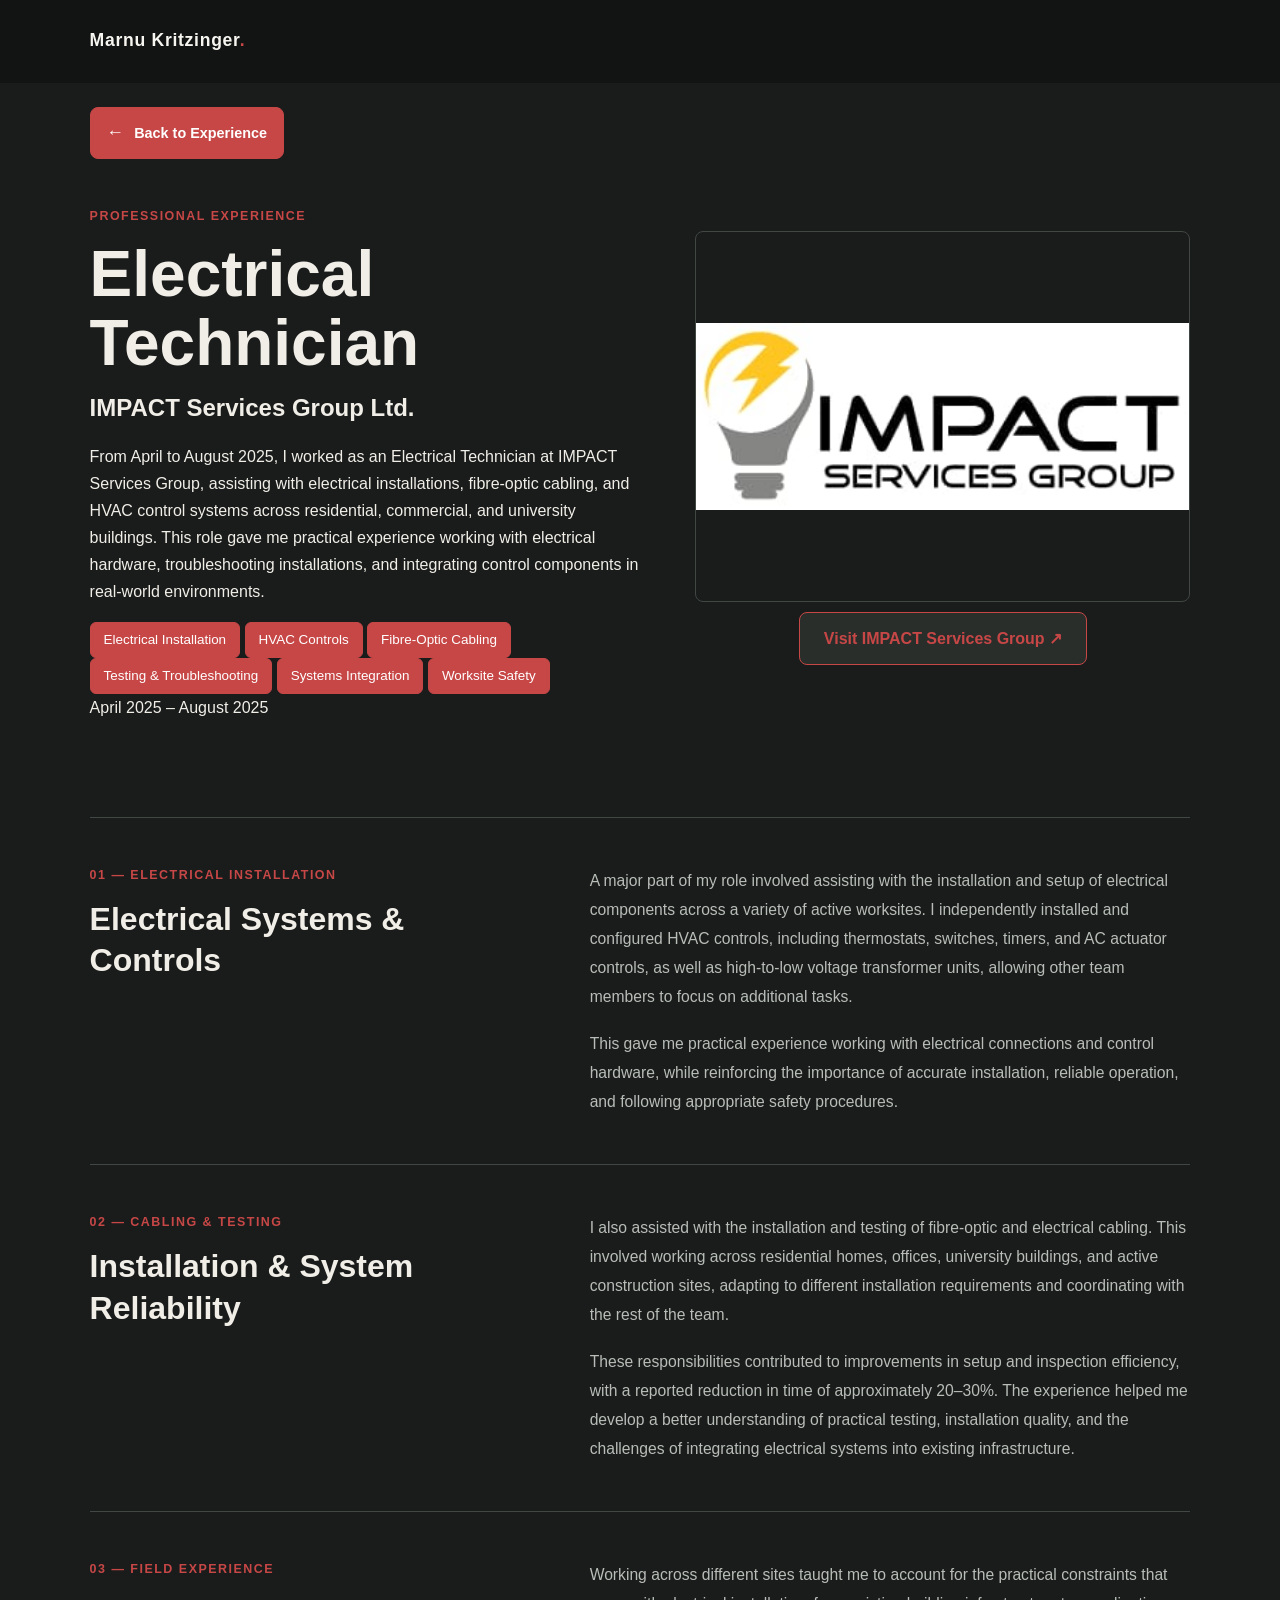
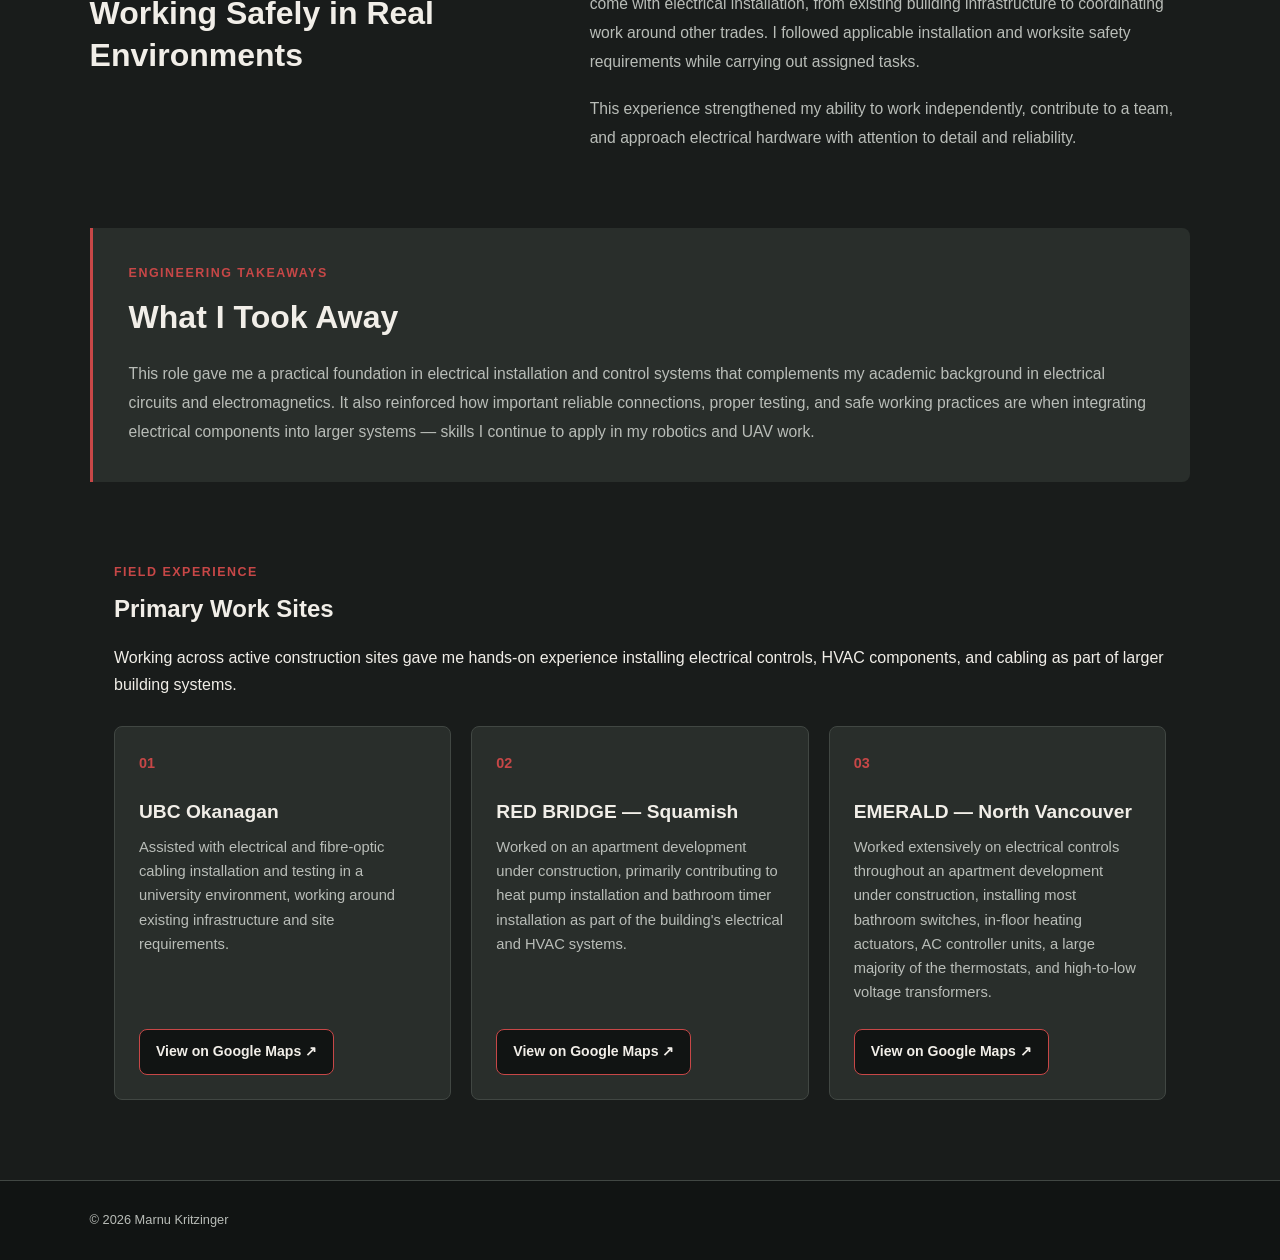
<file: Experience Tabs/IMPACT.html>
<!DOCTYPE html>
<html lang="en">
<head>
    <meta charset="UTF-8">
    <meta name="viewport" content="width=device-width, initial-scale=1.0">
    <meta name="description" content="Marnu Kritzinger's electrical technician experience at IMPACT Services Group, covering electrical installation, HVAC controls, testing, and systems integration.">
    <title>Electrical Technician | Marnu Kritzinger</title>
    <link rel="stylesheet" href="../style.css">
</head>

<header class="site-header" id="site-header">
    <nav class="navigation" aria-label="Main navigation">
        <a class="logo" href="index.html">Marnu Kritzinger<span>.</span></a>
    </nav>
</header>


<div class="back-to-projects">
    <a href="../index.html#experience">
        <span aria-hidden="true">←</span>
        Back to Experience
    </a>
</div>

    <main class="technician-page">


        <section class="technician-hero">
            <div class="technician-hero-content">
                <p class="component-label">Professional Experience</p>

                <h1>Electrical Technician</h1>

                <h2>IMPACT Services Group Ltd.</h2>

                <p>
                    From April to August 2025, I worked as an Electrical Technician
                    at IMPACT Services Group, assisting with electrical installations,
                    fibre-optic cabling, and HVAC control systems across residential,
                    commercial, and university buildings. This role gave me practical
                    experience working with electrical hardware, troubleshooting
                    installations, and integrating control components in real-world
                    environments.
                </p>

                <div class="case-study-skill-tags">
                    <span class="case-study-skill-tag">Electrical Installation</span>
                    <span class="case-study-skill-tag">HVAC Controls</span>
                    <span class="case-study-skill-tag">Fibre-Optic Cabling</span>
                    <span class="case-study-skill-tag">Testing & Troubleshooting</span>
                    <span class="case-study-skill-tag">Systems Integration</span>
                    <span class="case-study-skill-tag">Worksite Safety</span>
                </div>

                <p class="technician-date">April 2025 – August 2025</p>
            </div>

            <figure class="technician-hero-image">
                <img
                    src="../Images/IMPACT LOGO WHITE.jpeg"
                    alt="Electrical installation and control-system work"
                    loading="eager"
                >
                <figcaption>
                </figcaption>

                <div class="technician-company-link">
                    <a
                        href="https://impact-group.ca/"
                        target="_blank"
                        rel="noopener noreferrer"
                        class="technician-company-button"
                    >
                        Visit IMPACT Services Group ↗
                    </a>
                </div>
            </figure>

            
        </section>

        

        <section class="technician-section">
            <div class="technician-section-heading">
                <p class="component-label">01 — Electrical Installation</p>
                <h2>Electrical Systems & Controls</h2>
            </div>

            <div class="technician-section-body">
                <p>
                    A major part of my role involved assisting with the installation
                    and setup of electrical components across a variety of active
                    worksites. I independently installed and configured HVAC controls,
                    including thermostats, switches, timers, and AC actuator controls,
                    as well as high-to-low voltage transformer units,
                    allowing other team members to focus on additional tasks.
                </p>

                <p>
                    This gave me practical experience working with electrical
                    connections and control hardware, while reinforcing the importance
                    of accurate installation, reliable operation, and following
                    appropriate safety procedures.
                </p>
            </div>
        </section>

        <section class="technician-section">
            <div class="technician-section-heading">
                <p class="component-label">02 — Cabling & Testing</p>
                <h2>Installation & System Reliability</h2>
            </div>

            <div class="technician-section-body">
                <p>
                    I also assisted with the installation and testing of fibre-optic
                    and electrical cabling. This involved working across residential
                    homes, offices, university buildings, and active construction
                    sites, adapting to different installation requirements and
                    coordinating with the rest of the team.
                </p>

                <p>
                    These responsibilities contributed to improvements in setup and
                    inspection efficiency, with a reported reduction in time of
                    approximately 20–30%. The experience helped me develop a better
                    understanding of practical testing, installation quality, and
                    the challenges of integrating electrical systems into existing
                    infrastructure.
                </p>
            </div>
        </section>

        <section class="technician-section">
            <div class="technician-section-heading">
                <p class="component-label">03 — Field Experience</p>
                <h2>Working Safely in Real Environments</h2>
            </div>

            <div class="technician-section-body">
                <p>
                    Working across different sites taught me to account for the
                    practical constraints that come with electrical installation,
                    from existing building infrastructure to coordinating work
                    around other trades. I followed applicable installation and
                    worksite safety requirements while carrying out assigned tasks.
                </p>

                <p>
                    This experience strengthened my ability to work independently,
                    contribute to a team, and approach electrical hardware with
                    attention to detail and reliability.
                </p>
            </div>
        </section>

        <section class="technician-takeaways">
            <p class="component-label">Engineering Takeaways</p>
            <h2>What I Took Away</h2>

            <p>
                This role gave me a practical foundation in electrical installation
                and control systems that complements my academic background in
                electrical circuits and electromagnetics. It also reinforced how
                important reliable connections, proper testing, and safe working
                practices are when integrating electrical components into larger
                systems — skills I continue to apply in my robotics and UAV work.
            </p>
        </section>

        

        <section class="technician-worksites">
            <div class="technician-section-heading">
                <p class="component-label">Field Experience</p>
                <h2>Primary Work Sites</h2>
                <p>
                    Working across active construction sites gave me hands-on
                    experience installing electrical controls, HVAC components,
                    and cabling as part of larger building systems.
                </p>
            </div>

            <div class="technician-worksite-grid">

                <article class="technician-worksite-card">
                    <span class="technician-worksite-number">01</span>
                    <h3>UBC Okanagan</h3>
                    <p>
                        Assisted with electrical and fibre-optic cabling installation
                        and testing in a university environment, working around
                        existing infrastructure and site requirements.
                    </p>
                    <a
                        class="technician-worksite-link"
                        href="https://www.google.com/maps/search/?api=1&query=UBC+Okanagan+Kelowna"
                        target="_blank"
                        rel="noopener noreferrer"
                    >
                        View on Google Maps ↗
                    </a>
                </article>

                <article class="technician-worksite-card">
                    <span class="technician-worksite-number">02</span>
                    <h3>RED BRIDGE — Squamish</h3>
                    <p>
                        Worked on an apartment development under construction,
                        primarily contributing to heat pump installation and
                        bathroom timer installation as part of the building's
                        electrical and HVAC systems.
                    </p>
                    <a
                        class="technician-worksite-link"
                        href="https://www.google.com/maps/search/?api=1&query=Redbridge+apartment+development+Squamish+BC"
                        target="_blank"
                        rel="noopener noreferrer"
                    >
                        View on Google Maps ↗
                    </a>
                </article>

                <article class="technician-worksite-card">
                    <span class="technician-worksite-number">03</span>
                    <h3>EMERALD — North Vancouver</h3>
                    <p>
                        Worked extensively on electrical controls throughout an
                        apartment development under construction, installing most
                        bathroom switches, in-floor heating actuators, AC controller
                        units, a large majority of the thermostats, and high-to-low
                        voltage transformers.
                    </p>
                    <a
                        class="technician-worksite-link"
                        href="https://www.google.com/maps/search/?api=1&query=Emerald+apartment+development+Capilano+North+Vancouver+BC"
                        target="_blank"
                        rel="noopener noreferrer"
                    >
                        View on Google Maps ↗
                    </a>
                </article>

            </div>
        </section>



    </main>

    <footer class="site-footer">
        <p>© 2026 Marnu Kritzinger</p>
    </footer>

    <script src="../script.js"></script>
</body>
</html>
</file>
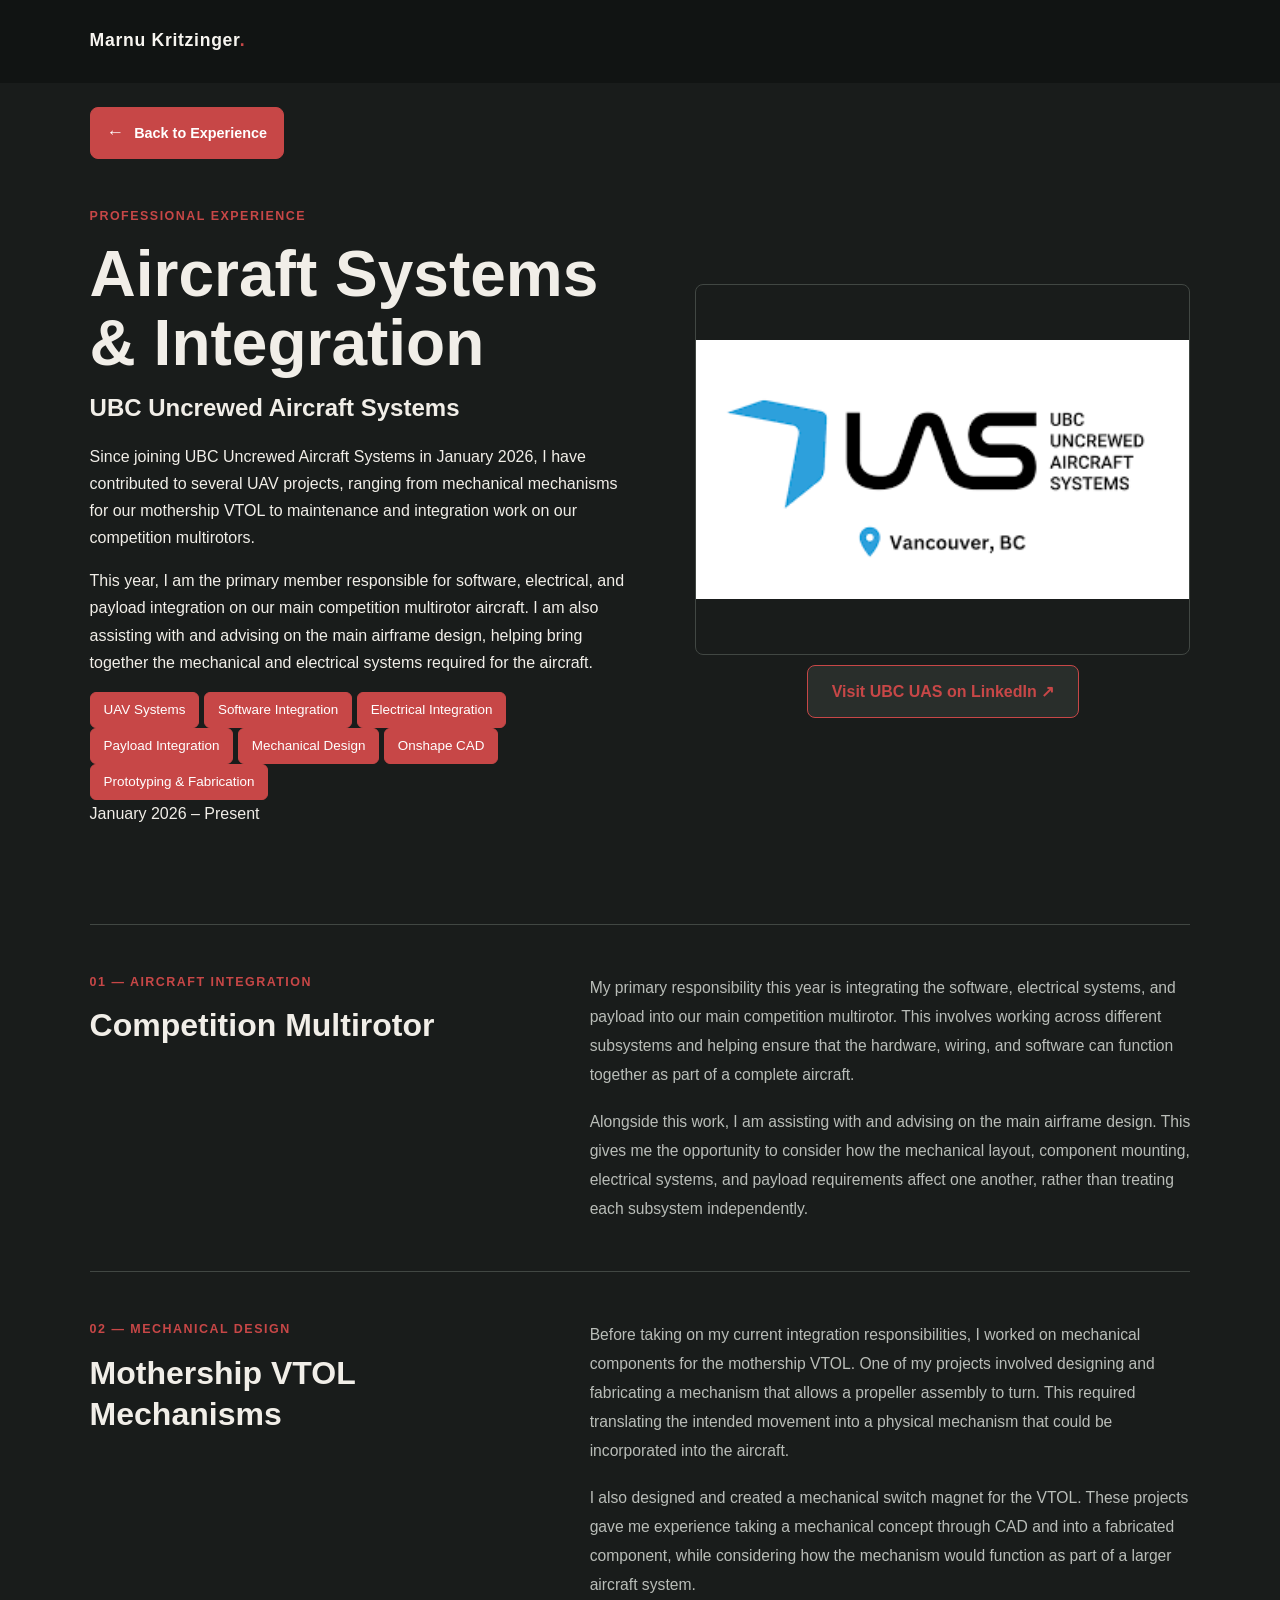
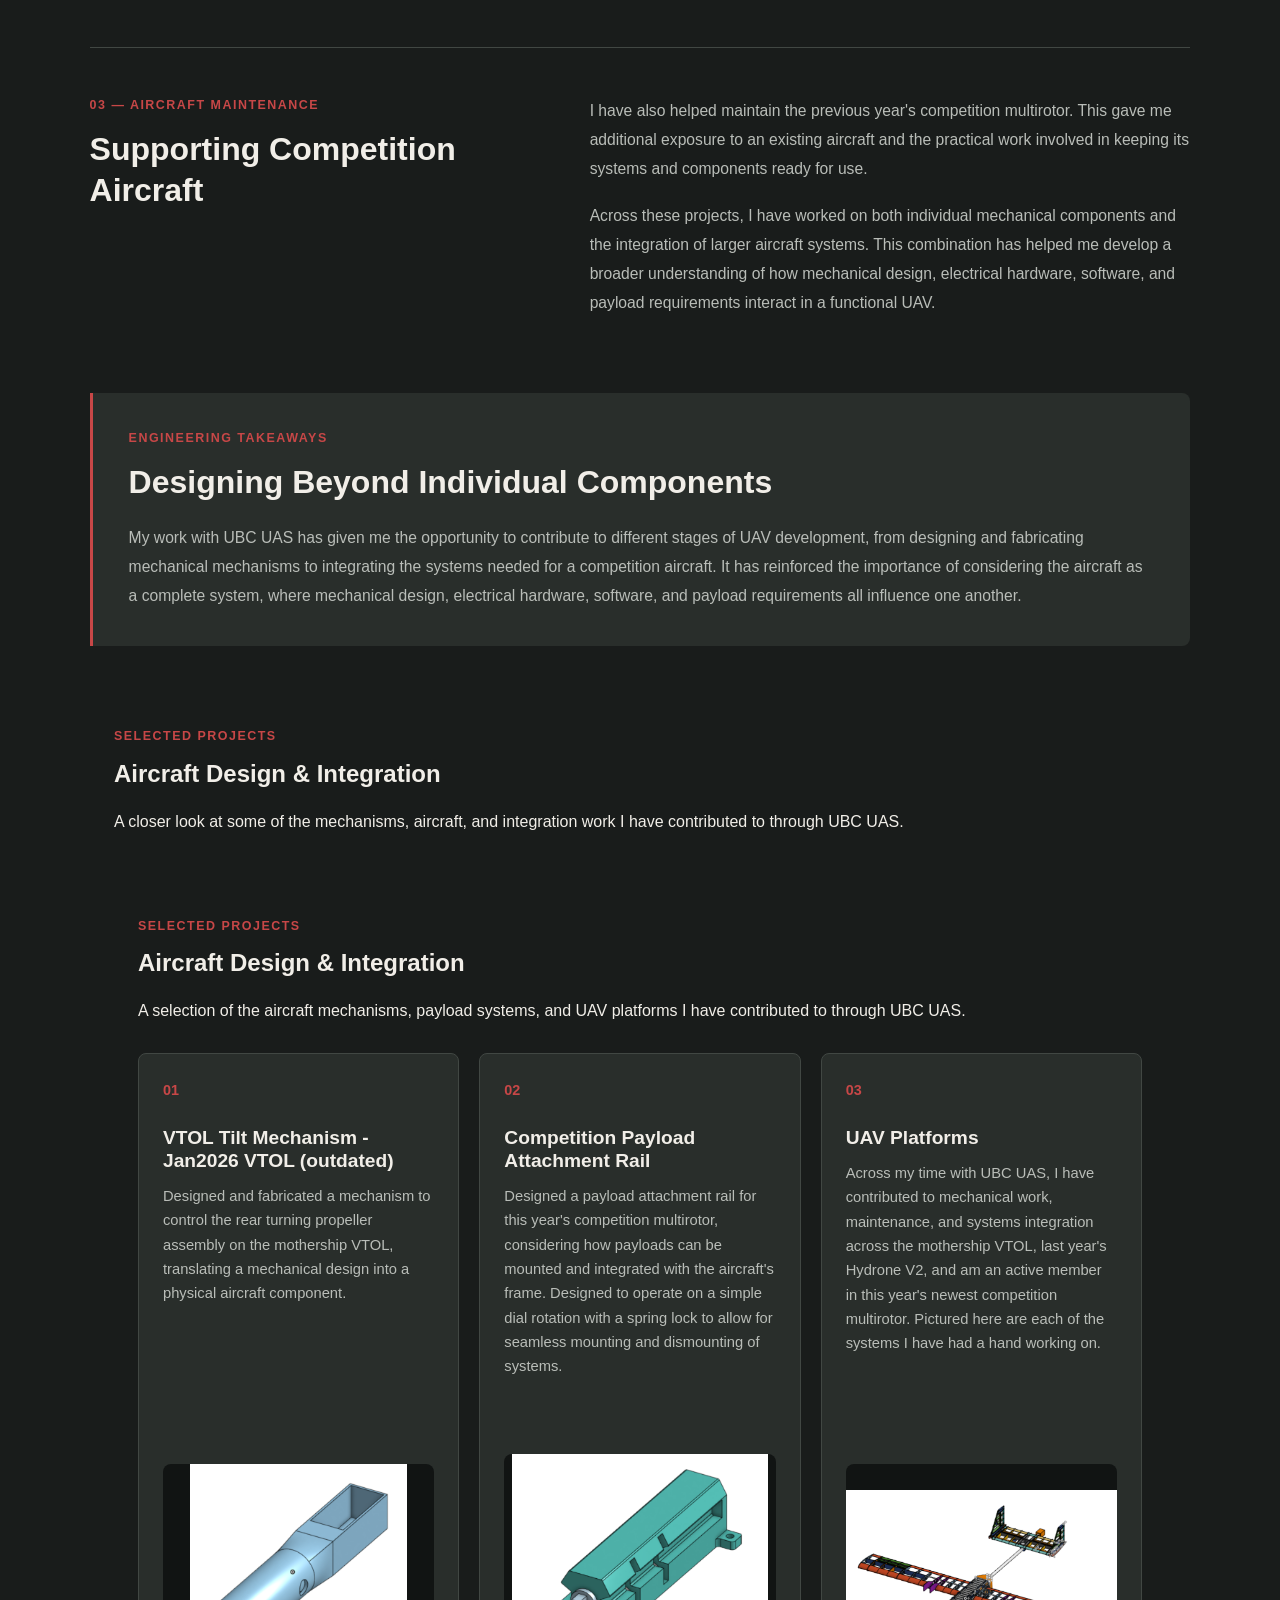
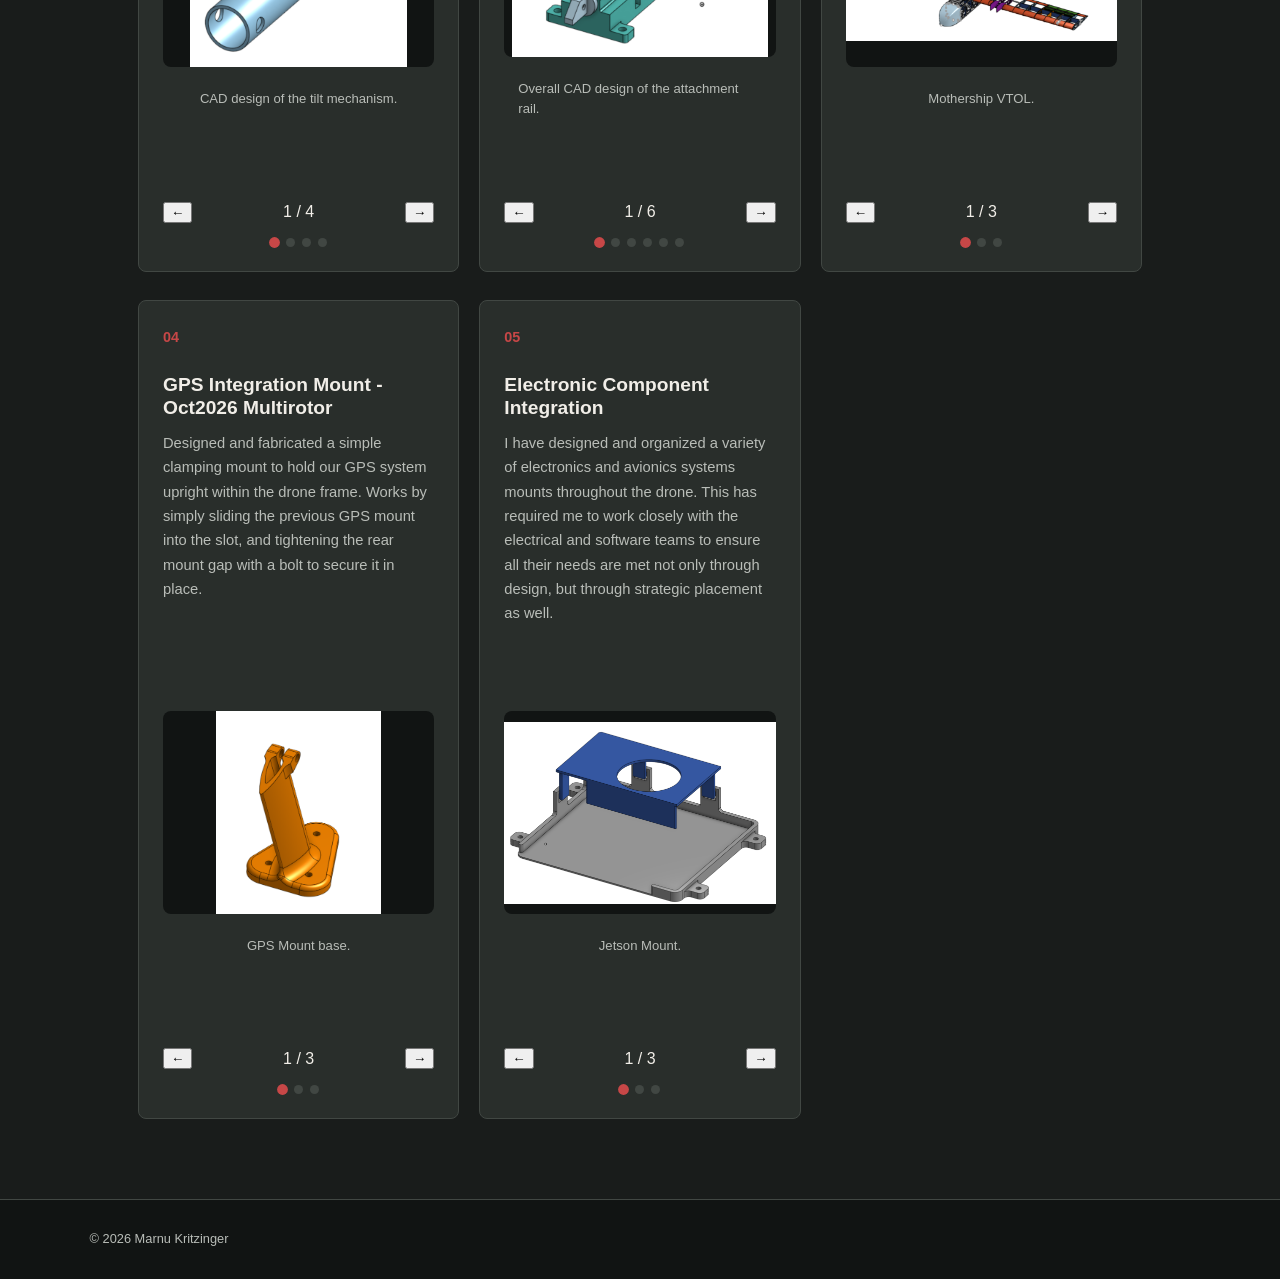
<file: Experience Tabs/UAS.html>
<!DOCTYPE html>
<html lang="en">
<head>
    <meta charset="UTF-8">
    <meta name="viewport" content="width=device-width, initial-scale=1.0">
    <meta name="description" content="Marnu Kritzinger's experience with UBC Uncrewed Aircraft Systems, including UAV mechanical design, software and electrical integration, payload integration, and aircraft development.">
    <title>UBC UAS | Marnu Kritzinger</title>
    <link rel="stylesheet" href="../style.css">
</head>

<body>

<header class="site-header" id="site-header">
    <nav class="navigation" aria-label="Main navigation">
        <a class="logo" href="../index.html">Marnu Kritzinger<span>.</span></a>
    </nav>
</header>

<div class="back-to-projects">
    <a href="../index.html#experience">
        <span aria-hidden="true">←</span>
        Back to Experience
    </a>
</div>

<main class="technician-page">

    <!-- HERO -->
    <section class="technician-hero">
        <div class="technician-hero-content">
            <p class="component-label">Professional Experience</p>

            <h1>Aircraft Systems & Integration</h1>

            <h2>UBC Uncrewed Aircraft Systems</h2>

            <p>
                Since joining UBC Uncrewed Aircraft Systems in January 2026,
                I have contributed to several UAV projects, ranging from
                mechanical mechanisms for our mothership VTOL to maintenance
                and integration work on our competition multirotors.
            </p>

            <p>
                This year, I am the primary member responsible for software,
                electrical, and payload integration on our main competition
                multirotor aircraft. I am also assisting with and advising
                on the main airframe design, helping bring together the
                mechanical and electrical systems required for the aircraft.
            </p>

            <div class="case-study-skill-tags">
                <span class="case-study-skill-tag">UAV Systems</span>
                <span class="case-study-skill-tag">Software Integration</span>
                <span class="case-study-skill-tag">Electrical Integration</span>
                <span class="case-study-skill-tag">Payload Integration</span>
                <span class="case-study-skill-tag">Mechanical Design</span>
                <span class="case-study-skill-tag">Onshape CAD</span>
                <span class="case-study-skill-tag">Prototyping & Fabrication</span>
            </div>

            <p class="technician-date">January 2026 – Present</p>
        </div>

        <figure class="technician-hero-image">
            <img
                src="../Images/UAS logo.png"
                alt="UBC Uncrewed Aircraft Systems"
                loading="eager"
            >
            <figcaption>
            </figcaption>

            <div class="technician-company-link">
                <a
                    href="https://ca.linkedin.com/company/ubcuas"
                    target="_blank"
                    rel="noopener noreferrer"
                    class="technician-company-button"
                >
                    Visit UBC UAS on LinkedIn ↗
                </a>
            </div>
        </figure>
    </section>


    <!-- SECTION 01 -->
    <section class="technician-section">
        <div class="technician-section-heading">
            <p class="component-label">01 — Aircraft Integration</p>
            <h2>Competition Multirotor</h2>
        </div>

        <div class="technician-section-body">
            <p>
                My primary responsibility this year is integrating the
                software, electrical systems, and payload into our main
                competition multirotor. This involves working across
                different subsystems and helping ensure that the hardware,
                wiring, and software can function together as part of
                a complete aircraft.
            </p>

            <p>
                Alongside this work, I am assisting with and advising on
                the main airframe design. This gives me the opportunity
                to consider how the mechanical layout, component mounting,
                electrical systems, and payload requirements affect one
                another, rather than treating each subsystem independently.
            </p>
        </div>
    </section>


    <!-- SECTION 02 -->
    <section class="technician-section">
        <div class="technician-section-heading">
            <p class="component-label">02 — Mechanical Design</p>
            <h2>Mothership VTOL Mechanisms</h2>
        </div>

        <div class="technician-section-body">
            <p>
                Before taking on my current integration responsibilities,
                I worked on mechanical components for the mothership VTOL.
                One of my projects involved designing and fabricating a
                mechanism that allows a propeller assembly to turn.
                This required translating the intended movement into
                a physical mechanism that could be incorporated into
                the aircraft.
            </p>

            <p>
                I also designed and created a mechanical switch magnet
                for the VTOL. These projects gave me experience taking
                a mechanical concept through CAD and into a fabricated
                component, while considering how the mechanism would
                function as part of a larger aircraft system.
            </p>
        </div>
    </section>


    <!-- SECTION 03 -->
    <section class="technician-section">
        <div class="technician-section-heading">
            <p class="component-label">03 — Aircraft Maintenance</p>
            <h2>Supporting Competition Aircraft</h2>
        </div>

        <div class="technician-section-body">
            <p>
                I have also helped maintain the previous year's competition
                multirotor. This gave me additional exposure to an existing
                aircraft and the practical work involved in keeping its
                systems and components ready for use.
            </p>

            <p>
                Across these projects, I have worked on both individual
                mechanical components and the integration of larger
                aircraft systems. This combination has helped me develop
                a broader understanding of how mechanical design,
                electrical hardware, software, and payload requirements
                interact in a functional UAV.
            </p>
        </div>
    </section>


    <!-- ENGINEERING TAKEAWAYS -->
    <section class="technician-takeaways">
        <p class="component-label">Engineering Takeaways</p>
        <h2>Designing Beyond Individual Components</h2>

        <p>
            My work with UBC UAS has given me the opportunity to contribute
            to different stages of UAV development, from designing and
            fabricating mechanical mechanisms to integrating the systems
            needed for a competition aircraft. It has reinforced the
            importance of considering the aircraft as a complete system,
            where mechanical design, electrical hardware, software, and
            payload requirements all influence one another.
        </p>
    </section>


    <!-- SELECTED PROJECTS -->
    <section class="technician-worksites uas-projects">
        <div class="technician-section-heading">
            <p class="component-label">Selected Projects</p>
            <h2>Aircraft Design & Integration</h2>
            <p>
                A closer look at some of the mechanisms, aircraft, and
                integration work I have contributed to through UBC UAS.
            </p>
        </div>

        
<!-- SELECTED PROJECTS -->
<section class="technician-worksites uas-projects">
    <div class="technician-section-heading">
        <p class="component-label">Selected Projects</p>
        <h2>Aircraft Design & Integration</h2>
        <p>
            A selection of the aircraft mechanisms, payload systems,
            and UAV platforms I have contributed to through UBC UAS.
        </p>
    </div>

    <div class="technician-worksite-grid uas-project-grid">

            <!-- PROJECT 01: VTOL TILT MECHANISM -->
            <article class="technician-worksite-card uas-project-card">
                <span class="technician-worksite-number">01</span>

                <h3>VTOL Tilt Mechanism - Jan2026 VTOL (outdated)</h3>

                <p>
                    Designed and fabricated a mechanism to control the rear turning propeller
                    assembly on the mothership VTOL, translating a mechanical
                    design into a physical aircraft component.
                </p>

                <div class="case-study-carousel" data-case-carousel>
                    <div class="case-study-carousel-viewport">

                        <figure class="case-study-carousel-slide">
                            <img
                                src="../Images/Tilt Mechanism CAD Angle.png"
                                alt="CAD model of the VTOL tilt mechanism"
                                loading="lazy"
                            >
                            <figcaption>
                                CAD design of the tilt mechanism.
                            </figcaption>
                        </figure>

                        <figure class="case-study-carousel-slide" hidden>
                            <img
                                src="../Images/VTOL RUDDER RIGHT.jpeg"
                                alt="Fabricated VTOL tilt mechanism"
                                loading="lazy"
                            >
                            <figcaption>
                                Fabricated mechanism and assembly with servo (Right).
                            </figcaption>
                        </figure>

                        <figure class="case-study-carousel-slide" hidden>
                            <img
                                src="../Images/VTOL RUDDER FRONT.jpeg"
                                alt="Fabricated VTOL tilt mechanism"
                                loading="lazy"
                            >
                            <figcaption>
                                Fabricated mechanism and assembly with servo (Front).
                            </figcaption>
                        </figure>

                        <figure class="case-study-carousel-slide" hidden>
                            <img
                                src="../Images/VTOL RUDDER BOTTOM.jpeg"
                                alt="Fabricated VTOL tilt mechanism"
                                loading="lazy"
                            >
                            <figcaption>
                                Fabricated mechanism and assembly with servo (Bottom).
                            </figcaption>
                        </figure>

                    </div>

                    <div class="case-study-carousel-controls">
                        <button
                            type="button"
                            data-carousel-previous
                            aria-label="Previous VTOL tilt mechanism image"
                        >←</button>

                        <span data-carousel-position>1 / 2</span>

                        <button
                            type="button"
                            data-carousel-next
                            aria-label="Next VTOL tilt mechanism image"
                        >→</button>
                    </div>

                    <div
                        class="case-study-carousel-dots"
                        data-carousel-dots
                        aria-label="VTOL tilt mechanism image navigation"
                    ></div>
                </div>
            </article>


            <!-- PROJECT 02: PAYLOAD ATTACHMENT RAIL -->
            <article class="technician-worksite-card uas-project-card">
                <span class="technician-worksite-number">02</span>

                <h3>Competition Payload Attachment Rail</h3>

                <p>
                    Designed a payload attachment rail for this year's
                    competition multirotor, considering how payloads can
                    be mounted and integrated with the aircraft's frame.
                    Designed to operate on a simple dial rotation with a 
                    spring lock to allow for seamless mounting and dismounting
                    of systems.
                </p>

                <div class="case-study-carousel" data-case-carousel>
                    <div class="case-study-carousel-viewport">

                        <figure class="case-study-carousel-slide">
                            <img
                                src="../Images/Unlocked.png"
                                alt="CAD model of the competition multirotor payload attachment rail"
                                loading="lazy"
                            >
                            <figcaption>
                                Overall CAD design of the attachment rail.
                            </figcaption>
                        </figure>

                        <figure class="case-study-carousel-slide" hidden>
                            <img
                                src="../Images/Payload Rail Case.png"
                                alt="Close-up of the payload rail mounting interface"
                                loading="lazy"
                            >
                            <figcaption>
                                Mounting Shell.
                            </figcaption>
                        </figure>

                        <figure class="case-study-carousel-slide" hidden>
                            <img
                                src="../Images/Payload Rail Rod + Dial.png"
                                alt="Close-up of the payload rail mounting interface"
                                loading="lazy"
                            >
                            <figcaption>
                                Turning Rod and Dial.
                            </figcaption>
                        </figure>

                        <figure class="case-study-carousel-slide" hidden>
                            <img
                                src="../Images/Payload Locking paddle.png"
                                alt="Close-up of the payload rail mounting interface"
                                loading="lazy"
                            >
                            <figcaption>
                                Payload Turning Lock Paddle.
                            </figcaption>
                        </figure>

                        <figure class="case-study-carousel-slide" hidden>
                            <img
                                src="../Images/Unlocked.png"
                                alt="Close-up of the payload rail mounting interface"
                                loading="lazy"
                            >
                            <figcaption>
                                Unlocked Payload Mechanism.
                            </figcaption>
                        </figure>

                        <figure class="case-study-carousel-slide" hidden>
                            <img
                                src="../Images/Locked.png"
                                alt="Close-up of the payload rail mounting interface"
                                loading="lazy"
                            >
                            <figcaption>
                                Locked Payload Mechanism.
                            </figcaption>
                        </figure>

                    </div>

                    <div class="case-study-carousel-controls">
                        <button
                            type="button"
                            data-carousel-previous
                            aria-label="Previous payload rail image"
                        >←</button>

                        <span data-carousel-position>1 / 2</span>

                        <button
                            type="button"
                            data-carousel-next
                            aria-label="Next payload rail image"
                        >→</button>
                    </div>

                    <div
                        class="case-study-carousel-dots"
                        data-carousel-dots
                        aria-label="Payload rail image navigation"
                    ></div>
                </div>
            </article>


            <!-- PROJECT 03: UAV PLATFORMS -->
            <article class="technician-worksite-card uas-project-card">
                <span class="technician-worksite-number">03</span>

                <h3>UAV Platforms</h3>

                <p>
                    Across my time with UBC UAS, I have contributed to
                    mechanical work, maintenance, and systems integration
                    across the mothership VTOL, last year's Hydrone V2,
                    and am an active member in this year's newest competition
                    multirotor. Pictured here are each of the systems I have 
                    had a hand working on.
                </p>

                <div class="case-study-carousel" data-case-carousel>
                    <div class="case-study-carousel-viewport">

                        <figure class="case-study-carousel-slide">
                            <img
                                src="../Images/Mothership VTOL.png"
                                alt="UBC UAS mothership VTOL aircraft"
                                loading="lazy"
                            >
                            <figcaption>
                                Mothership VTOL.
                            </figcaption>
                        </figure>

                        <figure class="case-study-carousel-slide" hidden>
                            <img
                                src="../Images/Hydrone 2.jpeg"
                                alt="Previous competition multirotor aircraft"
                                loading="lazy"
                            >
                            <figcaption>
                                Hydrone V2 (Previous Competition Multirotor).
                            </figcaption>
                        </figure>

                        <figure class="case-study-carousel-slide" hidden>
                            <img
                                src="../Images/2027 Multirotor.png"
                                alt="Current competition multirotor aircraft"
                                loading="lazy"
                            >
                            <figcaption>
                                Current competition multirotor.
                            </figcaption>
                        </figure>

                    </div>

                    <div class="case-study-carousel-controls">
                        <button
                            type="button"
                            data-carousel-previous
                            aria-label="Previous UAV platform image"
                        >←</button>

                        <span data-carousel-position>1 / 3</span>

                        <button
                            type="button"
                            data-carousel-next
                            aria-label="Next UAV platform image"
                        >→</button>
                    </div>

                    <div
                        class="case-study-carousel-dots"
                        data-carousel-dots
                        aria-label="UAV platform image navigation"
                    ></div>
                </div>
            </article>

        </div>

        <div class="technician-worksite-grid uas-project-grid">

            <!-- PROJECT 04: 2027 MULTIROTOR WORK -->
            <article class="technician-worksite-card uas-project-card">
                <span class="technician-worksite-number">04</span>

                <h3>GPS Integration Mount - Oct2026 Multirotor</h3>

                <p>
                    Designed and fabricated a simple clamping mount to hold our
                    GPS system upright within the drone frame. Works by simply 
                    sliding the previous GPS mount into the slot, and tightening 
                    the rear mount gap with a bolt to secure it in place.
                </p>

                <div class="case-study-carousel" data-case-carousel>
                    <div class="case-study-carousel-viewport">

                        <figure class="case-study-carousel-slide">
                            <img
                                src="../Images/GPSM1.png"
                                alt="CAD model of the VTOL tilt mechanism"
                                loading="lazy"
                            >
                            <figcaption>
                                GPS Mount base.
                            </figcaption>
                        </figure>

                        <figure class="case-study-carousel-slide" hidden>
                            <img
                                src="../Images/GPSM2.png"
                                alt="Fabricated VTOL tilt mechanism"
                                loading="lazy"
                            >
                            <figcaption>
                                GPS Mount Variable Scheme.
                            </figcaption>
                        </figure>

                        <figure class="case-study-carousel-slide" hidden>
                            <img
                                src="../Images/GPSM3.png"
                                alt="Fabricated VTOL tilt mechanism"
                                loading="lazy"
                            >
                            <figcaption>
                                Mounted GPS Mount.
                            </figcaption>
                        </figure>

                    </div>

                    <div class="case-study-carousel-controls">
                        <button
                            type="button"
                            data-carousel-previous
                            aria-label="Previous VTOL tilt mechanism image"
                        >←</button>

                        <span data-carousel-position>1 / 2</span>

                        <button
                            type="button"
                            data-carousel-next
                            aria-label="Next VTOL tilt mechanism image"
                        >→</button>
                    </div>

                    <div
                        class="case-study-carousel-dots"
                        data-carousel-dots
                        aria-label="VTOL tilt mechanism image navigation"
                    ></div>
                </div>
            </article>


            <!-- PROJECT 05: ELECTRONICS INTEGRATION -->
            <article class="technician-worksite-card uas-project-card">
                <span class="technician-worksite-number">05</span>

                <h3>Electronic Component Integration</h3>

                <p>
                    I have designed and organized a variety of electronics 
                    and avionics systems mounts throughout the drone. This 
                    has required me to work closely with the electrical and 
                    software teams to ensure all their needs are met not only
                    through design, but through strategic placement as well.
                </p>

                <div class="case-study-carousel" data-case-carousel>
                    <div class="case-study-carousel-viewport">

                        <figure class="case-study-carousel-slide">
                            <img
                                src="../Images/JM1.png"
                                alt="CAD model of the competition multirotor payload attachment rail"
                                loading="lazy"
                            >
                            <figcaption>
                               Jetson Mount.
                            </figcaption>
                        </figure>

                        <figure class="case-study-carousel-slide" hidden>
                            <img
                                src="../Images/JM2.png"
                                alt="Mounted Jetson Placement and Orientation."
                                loading="lazy"
                            >
                            <figcaption>
                                Mounted Jetson Placement and Orientation.
                            </figcaption>
                        </figure>

                        <figure class="case-study-carousel-slide" hidden>
                            <img
                                src="../Images/JM3.png"
                                alt="Close-up of the payload rail mounting interface"
                                loading="lazy"
                            >
                            <figcaption>
                                Jeston Mount Assembly.
                            </figcaption>
                        </figure>

                    </div>

                    <div class="case-study-carousel-controls">
                        <button
                            type="button"
                            data-carousel-previous
                            aria-label="Previous payload rail image"
                        >←</button>

                        <span data-carousel-position>1 / 2</span>

                        <button
                            type="button"
                            data-carousel-next
                            aria-label="Next payload rail image"
                        >→</button>
                    </div>

                    <div
                        class="case-study-carousel-dots"
                        data-carousel-dots
                        aria-label="Payload rail image navigation"
                    ></div>
                </div>
            </article>


        </div>
    </section>


</main>

<footer class="site-footer">
    <p>© 2026 Marnu Kritzinger</p>
</footer>

<script src="../script.js"></script>
</body>
</html>
</file>
<file: style.css>
/* =========================================
   1. COLOURS AND GLOBAL SETTINGS
   ========================================= */

:root {
    --background: #191C1B;
    --surface: #292E2B;
    --dark-surface: #111413;

    --text: #F1EEE8;
    --muted: #B9BDB8;
    --light-text: #F7F5F0;

    --accent: #C74747;
    --border: #414743;

    --page-width: 1120px;
    --page-gutter: 7%;
    --header-height: 82px;
    --header-compact-height: 62px;

    --radius: 8px;
    --section-spacing: 110px;
    --transition: 250ms ease;
}


/* Makes sizing more predictable */
* {
    box-sizing: border-box;
}

html {
    scroll-behavior: smooth;
    scroll-padding-top: calc(var(--header-compact-height) + 20px);
}

body {
    margin: 0;
    background-color: var(--background);
    color: var(--text);

    font-family: Arial, Helvetica, sans-serif;
    line-height: 1.7;
}

a {
    color: inherit;
    text-decoration: none;
}

button,
a {
    -webkit-tap-highlight-color: transparent;
}

a:focus-visible {
    outline: 2px solid var(--accent);
    outline-offset: 5px;
}

h1,
h2,
h3,
p {
    margin-top: 0;
}

h1,
h2,
h3 {
    line-height: 1.2;
}

::selection {
    background-color: var(--accent);
    color: white;
}


/* =========================================
   2. STICKY NAVIGATION
   ========================================= */

.site-header {
    position: sticky;
    top: 0;
    z-index: 1000;

    width: 100%;
    min-height: var(--header-height);

    background-color: var(--dark-surface);
    border-bottom: 1px solid transparent;

    transition:
        min-height var(--transition),
        border-color var(--transition),
        box-shadow var(--transition);
}

.site-header.header--compact {
    min-height: var(--header-compact-height);
    border-bottom-color: var(--border);
    box-shadow: 0 4px 16px rgb(0 0 0 / 12%);
}

.navigation {
    width: calc(100% - 2 * var(--page-gutter));
    max-width: var(--page-width);
    min-height: var(--header-height);

    margin: 0 auto;

    display: flex;
    align-items: center;
    justify-content: space-between;
    gap: 24px;

    transition: min-height var(--transition);
}

.header--compact .navigation {
    min-height: var(--header-compact-height);
}

.logo {
    flex-shrink: 0;

    color: var(--light-text);
    font-size: 1.1rem;
    font-weight: 800;
    letter-spacing: 0.04em;

    transition: font-size var(--transition);
}

.header--compact .logo {
    font-size: 1rem;
}

.logo span,
.hero h1 span,
.section-heading h2 span,
.contact-section h2 span {
    color: var(--accent);
}

.nav-links {
    display: flex;
    align-items: center;
    gap: 28px;
}

.nav-links a {
    color: var(--muted);
    font-size: 0.9rem;

    transition: color var(--transition);
}

.nav-links a:hover {
    color: var(--light-text);
}


/* =========================================
   3. MAIN PAGE WIDTH
   ========================================= */

main {
    width: 100%;
}

.hero,
.content-section,
.contact-section {
    width: calc(100% - 2 * var(--page-gutter));
    max-width: var(--page-width);
    margin-left: auto;
    margin-right: auto;
}


/* =========================================
   4. INTRODUCTION / HERO
   ========================================= */

.hero {
    min-height: min(680px, calc(100svh - var(--header-height)));

    display: grid;
    grid-template-columns: 1.15fr 0.85fr;
    align-items: center;
    gap: clamp(40px, 7vw, 90px);

    padding-top: 64px;
    padding-bottom: 80px;
}

.hero-content {
    max-width: 650px;
}

.eyebrow {
    margin-bottom: 18px;

    color: var(--accent);
    font-size: 0.78rem;
    font-weight: 700;
    letter-spacing: 0.16em;
}

.hero h1 {
    margin-bottom: 12px;

    color: var(--light-text);
    font-size: clamp(2.8rem, 6vw, 5.2rem);
    letter-spacing: -0.055em;
    overflow-wrap: anywhere;
}

.hero h2 {
    margin-bottom: 22px;

    color: var(--muted);
    font-size: clamp(1.15rem, 2vw, 1.5rem);
    font-weight: 400;
}

.hero-description {
    max-width: 540px;
    margin-bottom: 24px;

    color: var(--muted);
    font-size: 1rem;
}

.specialties {
    display: flex;
    flex-wrap: wrap;
    gap: 10px;

    margin-bottom: 32px;
}

.specialties span {
    padding: 6px 12px;

    border: 1px solid var(--border);
    border-radius: 4px;

    color: var(--text);
    font-size: 0.8rem;
}


/* =========================================
   5. BUTTONS
   ========================================= */

.button {
    display: inline-flex;
    align-items: center;
    justify-content: center;
    gap: 12px;

    padding: 12px 20px;

    background-color: var(--accent);
    border: 1px solid var(--accent);
    border-radius: var(--radius);

    color: white;
    font-size: 0.9rem;
    font-weight: 700;

    transition:
        background-color var(--transition),
        border-color var(--transition),
        transform var(--transition);
}

.button:hover {
    background-color: #A93636;
    border-color: #A93636;
    transform: translateY(-2px);
}

.button-outline {
    background-color: transparent;
    border-color: var(--border);
    color: var(--light-text);
}

.button-outline:hover {
    background-color: var(--surface);
    border-color: var(--accent);
}


/* =========================================
   6. PHOTO / PORTRAIT
   ========================================= */

.portrait-container {
    width: 100%;
    max-width: 390px;
    justify-self: end;
}

.portrait-placeholder {
    position: relative;
    overflow: hidden;

    width: 100%;
    aspect-ratio: 4 / 5;

    display: flex;
    flex-direction: column;
    align-items: center;
    justify-content: center;

    background:
        linear-gradient(
            145deg,
            var(--surface),
            var(--dark-surface)
        );

    border: 1px solid var(--border);
    border-radius: var(--radius);
}

.portrait-placeholder::before {
    content: "";
    position: absolute;

    width: 75%;
    aspect-ratio: 1;

    border: 1px solid var(--border);
    border-radius: 50%;
}

.portrait-placeholder span,
.portrait-placeholder p {
    position: relative;
    z-index: 1;
}

.portrait-placeholder span {
    color: var(--light-text);
    font-size: 0.9rem;
    font-weight: 700;
    letter-spacing: 0.12em;
}

.portrait-placeholder p {
    margin-top: 8px;
    margin-bottom: 0;

    color: var(--muted);
    font-size: 0.8rem;
}

.portrait-caption {
    display: flex;
    align-items: center;
    gap: 10px;

    margin-top: 14px;

    color: var(--muted);
    font-size: 0.75rem;
}

.status-dot {
    width: 8px;
    height: 8px;
    flex-shrink: 0;

    background-color: var(--accent);
    border-radius: 50%;
}


/* =========================================
   7. GENERAL SECTIONS
   ========================================= */

.content-section {
    padding-top: var(--section-spacing);
    padding-bottom: var(--section-spacing);

    border-top: 1px solid var(--border);
    scroll-margin-top: calc(var(--header-compact-height) + 20px);
}

.section-heading {
    max-width: 700px;
    margin-bottom: 42px;
}

.section-heading .eyebrow {
    margin-bottom: 12px;
}

.section-heading h2 {
    margin-bottom: 16px;

    color: var(--light-text);
    font-size: clamp(2rem, 4vw, 3rem);
    letter-spacing: -0.035em;
}

.section-heading > p:last-child {
    color: var(--muted);
}


/* =========================================
   8. PROJECT CARDS
   ========================================= */

.project-grid {
    display: grid;
    grid-template-columns: repeat(2, minmax(0, 1fr));
    gap: 24px;
}

.project-card {
    overflow: hidden;

    background-color: var(--surface);
    border: 1px solid var(--border);
    border-radius: var(--radius);

    transition:
        transform var(--transition),
        border-color var(--transition);
}

.project-card:hover {
    transform: translateY(-4px);
    border-color: var(--accent);
}

.project-visual {
    min-height: 210px;
    aspect-ratio: 16 / 9;

    display: flex;
    flex-direction: column;
    align-items: center;
    justify-content: center;

    background:
        linear-gradient(
            135deg,
            #303632,
            #1B201D
        );

    border-bottom: 1px solid var(--border);
}

.project-visual img {
    width: 100%;
    height: 100%;
    object-fit: contain;
    display: block;
}

.project-visual span {
    color: var(--accent);
    font-size: 0.75rem;
    font-weight: 700;
    letter-spacing: 0.14em;
}

.project-visual p {
    margin-top: 10px;
    margin-bottom: 0;

    color: var(--muted);
    font-size: 0.85rem;
}

.project-info {
    padding: 26px;
}

.project-type {
    margin-bottom: 10px;

    color: var(--accent);
    font-size: 0.72rem;
    font-weight: 700;
    letter-spacing: 0.12em;
}

.project-info h3 {
    margin-bottom: 12px;

    color: var(--light-text);
    font-size: 1.35rem;
}

.project-info > p:not(.project-type) {
    color: var(--muted);
    font-size: 0.92rem;
}

.text-link {
    display: inline-flex;
    align-items: center;
    gap: 8px;

    margin-top: 8px;

    color: var(--light-text);
    font-size: 0.9rem;
    font-weight: 700;

    transition: color var(--transition);
}

.text-link:hover {
    color: var(--accent);
}


/* =========================================
   9. ABOUT
   ========================================= */

.about-section {
    background-color: var(--dark-surface);

    width: 100%;
    max-width: none;

    padding-left: max(
        var(--page-gutter),
        calc((100% - var(--page-width)) / 2)
    );

    padding-right: max(
        var(--page-gutter),
        calc((100% - var(--page-width)) / 2)
    );
}

.about-content {
    max-width: 760px;
}

.about-content p {
    color: var(--muted);
    font-size: 1.05rem;
}


/* =========================================
   10. SKILLS
   ========================================= */

.skills-grid {
    display: grid;
    grid-template-columns: repeat(2, minmax(0, 1fr));
    gap: 16px;
}

.skill-group {
    padding: 24px;

    background-color: var(--surface);
    border: 1px solid var(--border);
    border-radius: var(--radius);
}

.skill-group h3 {
    margin-bottom: 10px;

    color: var(--light-text);
    font-size: 1.05rem;
}

.skill-group p {
    margin-bottom: 0;

    color: var(--muted);
    font-size: 0.9rem;
}


/* =========================================
   11. CONTACT
   ========================================= */

.contact-section {
    padding-top: var(--section-spacing);
    padding-bottom: var(--section-spacing);

    text-align: center;
    scroll-margin-top: calc(var(--header-compact-height) + 20px);
}

.contact-section h2 {
    margin-bottom: 18px;

    color: var(--light-text);
    font-size: clamp(2rem, 4vw, 3rem);
    letter-spacing: -0.035em;
}

.contact-section > p:not(.eyebrow) {
    max-width: 600px;
    margin-left: auto;
    margin-right: auto;
    margin-bottom: 28px;

    color: var(--muted);
}

.contact-links {
    display: flex;
    flex-wrap: wrap;
    justify-content: center;
    gap: 14px;
}


/* =========================================
   12. FOOTER
   ========================================= */

.site-footer {
    min-height: 80px;

    display: flex;
    align-items: center;
    justify-content: space-between;
    gap: 20px;

    padding: 20px var(--page-gutter);

    background-color: var(--dark-surface);
    border-top: 1px solid var(--border);
}

.site-footer p {
    margin-bottom: 0;

    color: var(--muted);
    font-size: 0.8rem;
}

.site-footer a {
    color: var(--light-text);
    font-size: 0.8rem;

    transition: color var(--transition);
}

.site-footer a:hover {
    color: var(--accent);
}


/* =========================================
   13. RESPONSIVE LAYOUT
   ========================================= */

@media (max-width: 760px) {

    :root {
        --page-gutter: 6%;
        --section-spacing: 76px;
    }

    .navigation {
        gap: 16px;
    }

    .nav-links {
        gap: 14px;
    }

    .nav-links a {
        font-size: 0.8rem;
    }

    .hero {
        min-height: auto;

        grid-template-columns: 1fr;
        gap: 38px;

        padding-top: 56px;
        padding-bottom: 70px;
    }

    .hero-content {
        max-width: 100%;
    }

    .portrait-container {
        max-width: 320px;
        justify-self: start;
    }

    .project-grid {
        grid-template-columns: 1fr;
    }

    .about-section {
        padding-left: var(--page-gutter);
        padding-right: var(--page-gutter);
    }
}


@media (max-width: 480px) {

    :root {
        --header-height: 74px;
        --header-compact-height: 58px;
    }

    .navigation {
        flex-wrap: wrap;
        justify-content: center;
        gap: 0;
        padding: 10px 0;
    }

    .logo {
        width: 100%;
        text-align: center;
        font-size: 1rem;
    }

    .nav-links {
        justify-content: center;
        flex-wrap: wrap;
        gap: 5px 16px;
    }

    .nav-links a {
        font-size: 0.76rem;
    }

    .header--compact .navigation {
        padding: 6px 0;
    }

    .header--compact .logo {
        font-size: 0.9rem;
    }

    .hero h1 {
        font-size: clamp(2.5rem, 12vw, 3.5rem);
    }

    .skills-grid {
        grid-template-columns: 1fr;
    }

    .project-info {
        padding: 20px;
    }

    .site-footer {
        align-items: flex-start;
        flex-direction: column;
        gap: 8px;
    }
}


/* Respect visitors who prefer reduced motion */
@media (prefers-reduced-motion: reduce) {

    *,
    *::before,
    *::after {
        scroll-behavior: auto !important;
        transition-duration: 0.01ms !important;
        animation-duration: 0.01ms !important;
    }
}


/* =========================================
   SOCIAL LINKS UNDER THE PORTRAIT
   ========================================= */

.social-links {
    display: flex;
    flex-wrap: wrap;
    justify-content: space-between;
    gap: 12px;

    margin-top: 18px;
}

.social-links a {
    color: var(--muted);
    font-size: 0.85rem;
    font-weight: 600;

    transition: color var(--transition);
}

.social-links a:hover {
    color: var(--accent);
}

.availability {
    display: flex;
    align-items: center;
    gap: 10px;

    margin-bottom: 26px;

    color: var(--muted);
    font-size: 0.85rem;
}


/* =========================================
   CLICKABLE PROJECT CARDS
   ========================================= */

.project-card-link {
    display: block;
    color: inherit;
    text-decoration: none;
}

.project-card-link:focus-visible,
.experience-card:focus-visible {
    outline: 2px solid var(--accent);
    outline-offset: 5px;
}


/* =========================================
   EXPERIENCE CARDS
   ========================================= */

.experience-grid {
    display: grid;
    grid-template-columns: repeat(2, minmax(0, 1fr));
    gap: 24px;
}

.experience-card {
    display: block;
    overflow: hidden;

    color: inherit;
    text-decoration: none;

    background-color: var(--surface);
    border: 1px solid var(--border);
    border-radius: var(--radius);

    transition:
        transform var(--transition),
        border-color var(--transition);
}

.experience-card:hover {
    transform: translateY(-4px);
    border-color: var(--accent);
}

.experience-visual {
    min-height: 190px;
    aspect-ratio: 16 / 7;

    display: flex;
    align-items: center;
    justify-content: center;

    background:
        linear-gradient(
            135deg,
            #303632,
            #1B201D
        );

    border-bottom: 1px solid var(--border);
}

.experience-visual span {
    color: var(--muted);
    font-size: 0.8rem;
    font-weight: 700;
    letter-spacing: 0.12em;
}

.experience-info {
    padding: 24px;
}

.experience-meta {
    display: flex;
    flex-wrap: wrap;
    justify-content: space-between;
    gap: 8px;

    margin-bottom: 14px;

    color: var(--accent);
    font-size: 0.7rem;
    font-weight: 700;
    letter-spacing: 0.07em;
}

.experience-info h3 {
    margin-bottom: 12px;

    color: var(--light-text);
    font-size: 1.25rem;
}

.experience-info p {
    color: var(--muted);
    font-size: 0.9rem;
}


/* =========================================
   RESPONSIVE EXPERIENCE LAYOUT
   ========================================= */

@media (max-width: 760px) {
    .experience-grid {
        grid-template-columns: 1fr;
    }
}

@media (max-width: 480px) {
    .social-links {
        justify-content: flex-start;
        gap: 18px;
    }

    .experience-info {
        padding: 20px;
    }
}


/* ABOUT ME LAYOUT */

.about-layout {
    display: grid;
    grid-template-columns: 1.1fr 0.9fr;
    align-items: center;
    gap: 45px;
}

.about-content {
    min-width: 0;
}

.about-content p {
    margin-bottom: 20px;
    line-height: 1.8;
}

.about-resume {
    margin-top: 28px;
}

/* PHOTO COLLAGE */

.about-collage {
    position: relative;
    width: 100%;
    max-width: 440px;
    height: 440px;
    margin: 0 auto;
}

.about-photo {
    position: absolute;
    width: 57%;
    height: 58%;
    overflow: hidden;
    border: 4px solid var(--text);
    border-radius: var(--radius);
    background: var(--surface);
    box-shadow: 0 12px 30px rgba(0, 0, 0, 0.3);
    transition: transform var(--transition);
}

.about-photo img {
    display: block;
    width: 100%;
    height: 100%;
    object-fit: contain;
}

/* ENGINEERING PHOTO */
.about-photo--engineering {
    top: 22%;
    left: 1%;
    z-index: 3;
    transform: rotate(-6deg);
}

/* OUTDOORS PHOTO */
.about-photo--outdoors {
    top: 2%;
    right: 1%;
    z-index: 2;
    transform: rotate(6deg);
}

/* PERSONAL PHOTO */
.about-photo--personal {
    bottom: 2%;
    right: 2%;
    z-index: 1;
    transform: rotate(-3deg);
}

/* PHOTO HOVER EFFECTS */
@media (hover: hover) {
    .about-photo--engineering:hover {
        transform: rotate(-2deg) scale(1.04);
        z-index: 5;
    }

    .about-photo--outdoors:hover {
        transform: rotate(2deg) scale(1.04);
        z-index: 5;
    }

    .about-photo--personal:hover {
        transform: rotate(0deg) scale(1.04);
        z-index: 5;
    }
}


.about-photo {
    position: absolute;
    width: 55%;
    height: 58%;
    overflow: hidden;
    border: 4px solid var(--text);
    border-radius: var(--radius);
    background: var(--surface);
    box-shadow: 0 12px 30px rgba(0, 0, 0, 0.3);
    transition: transform var(--transition);
}

/* ENGINEERING PHOTO */
.about-photo--engineering {
    top: 22%;
    left: 0%;
    z-index: 3;
    transform: rotate(-6deg);
}

/* OUTDOORS PHOTO */
.about-photo--outdoors {
    top: 0%;
    right: 0%;
    z-index: 2;
    transform: rotate(6deg);
}

/* PERSONAL PHOTO */
.about-photo--personal {
    bottom: 0%;
    right: 0%;
    z-index: 1;
    transform: rotate(-3deg);
}


/* STACK ABOUT ME CONTENT ON MOBILE */
@media (max-width: 900px) {
    .about-layout {
        grid-template-columns: 1fr;
        gap: 30px;
    }

    .about-content {
        width: 100%;
    }

    .about-collage {
        width: 100%;
        max-width: 390px;
        height: 380px;
        margin: 0 auto;
    }
}

@media (max-width: 480px) {
    .about-collage {
        max-width: 320px;
        height: 320px;
    }

    .about-photo {
        width: 55%;
        height: 59%;
        border-width: 3px;
    }
}


/* ==========================================
   PROJECT SUBPAGE LAYOUT
   Uses isolated case-study class names
========================================== */

.case-study {
    width: min(1120px, 86%);
    margin: 0 auto;
    padding-bottom: 80px;
}

/* HERO: image and project information */

.case-study-hero {
    display: grid;
    grid-template-columns: 1.1fr 0.9fr;
    align-items: center;
    gap: clamp(28px, 5vw, 65px);
    padding: 55px 0 75px;
}

.case-study-hero-image {
    min-width: 0;
    margin: 0;
}

.case-study-hero-image img {
    display: block;
    width: 100%;
    aspect-ratio: 4 / 5;
    object-fit: contain;
    border-radius: var(--radius, 8px);
    background: var(--surface, #292E2B);
}

.case-study-hero-content {
    min-width: 0;
}

.case-study-hero-content h1 {
    margin: 10px 0 20px;
    font-size: clamp(2.2rem, 4.5vw, 3.8rem);
    line-height: 1.1;
}

.case-study-hero-content h1 span,
.case-study-section h2 span {
    color: var(--accent, #C74747);
}

.case-study-intro {
    line-height: 1.8;
    margin-bottom: 24px;
}

.case-study-meta {
    display: flex;
    flex-wrap: wrap;
    gap: 10px 24px;
    margin-bottom: 24px;
}

.case-study-meta p {
    margin: 0;
    line-height: 1.6;
}

.case-study-role {
    margin-top: 26px;
    padding: 20px;
    border-left: 3px solid var(--accent, #C74747);
    background: var(--surface, #292E2B);
    border-radius: 0 var(--radius, 8px) var(--radius, 8px) 0;
}

.case-study-role h2 {
    font-size: 1.1rem;
    margin: 0 0 10px;
}

.case-study-role p {
    margin: 0;
    line-height: 1.8;
}


/* MAIN SECTIONS */

.case-study-section {
    padding: 55px 0;
    border-top: 1px solid var(--border, #414743);
}

/* The heading, introduction and image share one row. */

.case-study-section-top {
    display: grid;
    grid-template-columns: minmax(0, 1fr) minmax(0, 0.95fr);
    align-items: start;
    gap: clamp(28px, 5vw, 65px);
}

/* Alternating image sides */

.case-study-section--image-left
.case-study-section-top {
    grid-template-columns: minmax(0, 0.95fr) minmax(0, 1fr);
}

.case-study-section--image-left
.case-study-section-intro {
    order: 2;
}

.case-study-section--image-left
.case-study-section-figure {
    order: 1;
}

.case-study-section-intro {
    min-width: 0;
}

.case-study-section h2 {
    margin: 10px 0 18px;
    font-size: clamp(1.7rem, 3vw, 2.5rem);
    line-height: 1.2;
}

.case-study-eyebrow {
    color: var(--accent, #C74747);
    font-size: 0.8rem;
    font-weight: 700;
    letter-spacing: 0.1em;
    text-transform: uppercase;
}

.case-study-section-intro p,
.case-study-section-details p,
.case-study-section-details li {
    line-height: 1.85;
}

/* Images */

.case-study-section-figure {
    min-width: 0;
    margin: 0;
}

.case-study-section-figure img {
    display: block;
    width: 100%;
    aspect-ratio: 4 / 3;
    object-fit: contain;
    border-radius: var(--radius, 8px);
    background: var(--surface, #292E2B);
}

.case-study-section-figure figcaption {
    margin-top: 10px;
    font-size: 0.85rem;
    line-height: 1.6;
    color: var(--muted, #B9BDB8);
}

/* Full-width content BELOW the image/text row */

.case-study-section-details {
    width: 100%;
    margin-top: 26px;
}

.case-study-section-details p {
    margin: 0 0 18px;
}

.case-study-section-details h3 {
    margin: 28px 0 12px;
    font-size: 1.2rem;
}

.case-study-section-details ul,
.case-study-section-details ol {
    padding-left: 24px;
    margin: 14px 0 22px;
}

.case-study-section-details li {
    margin-bottom: 8px;
}

/* Final project navigation */

.case-study-footer {
    border-top: 1px solid var(--border, #414743);
    padding-top: 40px;
    margin-top: 20px;
}


/* MOBILE */

@media (max-width: 760px) {
    .case-study {
        width: 90%;
    }

    .case-study-hero {
        grid-template-columns: 1fr;
        gap: 25px;
        padding: 30px 0 45px;
    }

    .case-study-hero-image img {
        aspect-ratio: 16 / 10;
    }

    .case-study-section {
        padding: 38px 0;
    }

    .case-study-section-top,
    .case-study-section--image-left
    .case-study-section-top {
        grid-template-columns: 1fr;
        gap: 20px;
    }

    /* On mobile, always show intro first, then image. */

    .case-study-section--image-left
    .case-study-section-intro {
        order: 1;
    }

    .case-study-section--image-left
    .case-study-section-figure {
        order: 2;
    }

    .case-study-section-figure img {
        aspect-ratio: 16 / 10;
    }

    .case-study-section-details {
        margin-top: 22px;
    }
}


/* ==========================================
   PROJECT IMAGE CAROUSELS
========================================== */

.case-study-carousel {
    min-width: 0;
    width: 100%;
}

.case-study-carousel-viewport {
    width: 100%;
    height: 380px;

    display: flex;
    align-items: center;
    justify-content: center;

    overflow: hidden;
    position: relative;
}

.case-study-carousel-slide {
    width: 100%;
    height: 100%;
    margin: 0;

    align-items: center;
    justify-content: center;
    flex-direction: column;
}

.case-study-carousel-slide:not([hidden]) {
    display: flex;
}

.case-study-carousel-slide[hidden] {
    display: none !important;
}

.case-study-carousel-slide[hidden] {
    display: none !important;
}

.case-study-carousel-slide img {
    display: block;

    width: 100%;
    height: 100%;
    min-height: 0;

    object-fit: contain;
    object-position: center;

    border-radius: var(--radius, 8px);
}

.case-study-carousel-slide figcaption {
    padding: 12px 14px;
    color: var(--muted, #B9BDB8);
    font-size: 0.85rem;
    line-height: 1.6;
    background: var(--surface, #292E2B);
}

.case-study-carousel-controls {
    display: flex;
    align-items: center;
    justify-content: space-between;
    gap: 12px;
    margin-top: 14px;
}

.case-study-carousel-arrow {
    display: inline-flex;
    align-items: center;
    justify-content: center;
    gap: 7px;
    min-height: 40px;
    padding: 8px 12px;
    border: 1px solid var(--border, #414743);
    border-radius: var(--radius, 8px);
    background: transparent;
    color: var(--text, #F1EEE8);
    font: inherit;
    font-size: 0.9rem;
    cursor: pointer;
    transition:
        background var(--transition, 250ms ease),
        border-color var(--transition, 250ms ease);
}

.case-study-carousel-arrow:hover {
    background: var(--surface, #292E2B);
    border-color: var(--accent, #C74747);
}

.case-study-carousel-arrow:focus-visible,
.case-study-carousel-dot:focus-visible {
    outline: 2px solid var(--accent, #C74747);
    outline-offset: 3px;
}

.case-study-carousel-position {
    color: var(--muted, #B9BDB8);
    font-size: 0.85rem;
    white-space: nowrap;
    font-variant-numeric: tabular-nums;
}

.case-study-carousel-dots {
    display: flex;
    align-items: center;
    justify-content: center;
    flex-wrap: wrap;
    gap: 9px;
    margin-top: 13px;
}

.case-study-carousel-dot {
    width: 9px;
    height: 9px;
    padding: 0;
    border: 0;
    border-radius: 50%;
    background: var(--border, #414743);
    cursor: pointer;
    transition:
        background var(--transition, 250ms ease),
        transform var(--transition, 250ms ease);
}

.case-study-carousel-dot[aria-current="true"] {
    background: var(--accent, #C74747);
    transform: scale(1.2);
}

@media (max-width: 760px) {
    .case-study-carousel-slide img {
        width: 100%;
        height: auto;
        aspect-ratio: auto;
    }

    .case-study-carousel-arrow {
        min-height: 44px;
    }
}

@media (prefers-reduced-motion: reduce) {
    .case-study-carousel-arrow,
    .case-study-carousel-dot {
        transition: none;
    }
}



/* ==========================================
   FULL-WIDTH PROJECT HERO
========================================== */

.case-study-hero--full {
    display: flex;
    flex-direction: column;
    gap: 28px;
}

.case-study-hero--full .case-study-hero-content {
    width: 100%;
    max-width: 850px;
}

.case-study-hero-image--full {
    width: 100%;
    max-width: none;
    margin: 0;
}

.case-study-hero-image--full img {
    display: block;
    width: 100%;
    height: clamp(280px, 48vw, 620px);
    aspect-ratio: auto;
    object-fit: contain;
    object-position: center;
    border-radius: var(--radius, 8px);
}

.case-study-hero-image--full figcaption {
    margin-top: 10px;
    color: var(--muted, #B9BDB8);
    font-size: 0.85rem;
}

@media (max-width: 600px) {
    .case-study-hero--full {
        gap: 20px;
    }

    .case-study-hero-image--full img {
        height: 280px;
    }
}

.case-study-skills-list {
    display: flex;
    flex-wrap: wrap;
    align-items: center;
    gap: 10px;
}

.case-study-skill-tag {
    display: inline-flex;
    align-items: center;
    justify-content: center;
    padding: 8px 13px;
    border: 1px solid var(--accent, #C74747);
    border-radius: 6px;
    background: var(--accent, #C74747);
    color: #FFFFFF;
    font-size: 0.84rem;
    font-weight: 500;
    line-height: 1.35;
    text-align: center;
}

/* Enlarged image overlay */
.image-lightbox {
    display: none;
    position: fixed;
    inset: 0;
    z-index: 9999;

    padding: 50px 24px 30px;
    background: rgba(10, 12, 11, 0.94);

    align-items: center;
    justify-content: center;
    flex-direction: column;
    gap: 14px;
}

.image-lightbox.is-open {
    display: flex;
}

.image-lightbox img {
    display: block;
    max-width: 95%;
    max-height: 82vh;
    width: auto;
    height: auto;
    object-fit: contain;
}

.image-lightbox-close {
    position: absolute;
    top: 16px;
    right: 24px;

    border: none;
    background: transparent;
    color: white;
    font-size: 2.5rem;
    cursor: pointer;
}

#image-lightbox-caption {
    margin: 0;
    color: #F1EEE8;
    text-align: center;
}


/* ==========================================
   COMPONENT CASE-STUDY SECTIONS
========================================== */

.component-section {
    display: grid;
    grid-template-columns: minmax(0, 1.15fr) minmax(0, 0.85fr);
    gap: 48px;
    align-items: start;
    padding: 64px 0;
    border-bottom: 1px solid var(--border);
}

.component-section-text {
    min-width: 0;
}

.component-label {
    margin: 0 0 12px;
    color: var(--accent);
    font-size: 0.78rem;
    font-weight: 700;
    letter-spacing: 0.12em;
    text-transform: uppercase;
}

.component-section-text h2 {
    margin: 0 0 28px;
    color: var(--text);
    font-size: clamp(1.7rem, 3vw, 2.3rem);
    line-height: 1.2;
}

.component-section-text h3 {
    margin: 24px 0 8px;
    color: var(--text);
    font-size: 1.05rem;
}

.component-section-text p:not(.component-label) {
    margin: 0;
    color: var(--muted);
    line-height: 1.8;
}

.component-section-images {
    display: flex;
    flex-direction: column;
    gap: 24px;
    min-width: 0;
}

.component-section-images figure {
    margin: 0;
}

.component-section-images img {
    display: block;
    width: 100%;
    aspect-ratio: 4 / 3;
    object-fit: contain;
    background: var(--dark-surface);
    border: 1px solid var(--border);
    border-radius: var(--radius);
}

.component-section-images figcaption {
    margin-top: 10px;
    color: var(--muted);
    font-size: 0.85rem;
    line-height: 1.5;
}

/* Stack text and images on smaller screens */
@media (max-width: 760px) {
    .component-section {
        grid-template-columns: 1fr;
        gap: 28px;
        padding: 44px 0;
    }

    .component-section-images {
        gap: 20px;
    }
}


/* ==========================================
   SMALLER PROJECTS PAGE
========================================== */

.small-projects-page {
    width: min(
        calc(100% - 2 * var(--page-gutter, 7%)),
        var(--page-width, 1120px)
    );
    margin-inline: auto;
    padding-top: 70px;
}

/* Page introduction */

.small-projects-intro {
    max-width: 760px;
    padding: 35px 0 55px;
}

.small-projects-intro h1 {
    margin: 0 0 20px;
    color: var(--text);
    font-size: clamp(2.5rem, 5vw, 4rem);
    line-height: 1.1;
}

.small-projects-intro > p:last-child {
    max-width: 680px;
    color: var(--muted);
    font-size: 1.05rem;
    line-height: 1.8;
}

/* Individual project sections */

.small-project {
    display: grid;
    grid-template-columns:
        minmax(0, 1.15fr)
        minmax(0, 0.85fr);
    gap: 48px;
    align-items: start;

    padding: 60px 0;
    border-top: 1px solid var(--border);
    scroll-margin-top: var(--header-compact-height, 62px);
}

.small-project-content {
    min-width: 0;
}

/* Title and status tag */

.small-project-heading {
    display: flex;
    align-items: center;
    justify-content: space-between;
    flex-wrap: wrap;
    gap: 16px;
}

.small-project-heading .component-label {
    margin: 0 0 10px;
    color: var(--accent);
    font-size: 0.78rem;
    font-weight: 700;
    letter-spacing: 0.12em;
}

.small-project-heading h2 {
    margin: 0;
    color: var(--text);
    font-size: clamp(1.7rem, 3vw, 2.3rem);
    line-height: 1.2;
}

/* Status labels */

.project-status {
    display: inline-flex;
    align-items: center;
    flex-shrink: 0;
    padding: 6px 11px;
    border: 1px solid var(--border);
    border-radius: 999px;
    font-size: 0.76rem;
    font-weight: 600;
    white-space: nowrap;
}

.status-finished {
    color: #A9D6B4;
    background: rgba(73, 135, 87, 0.12);
    border-color: rgba(120, 180, 130, 0.4);
}

.status-in-progress {
    color: #E4B6B6;
    background: rgba(199, 71, 71, 0.10);
    border-color: rgba(199, 71, 71, 0.4);
}

/* Project category */

.small-project-category {
    margin: 16px 0 28px;
    color: var(--muted);
    font-size: 0.88rem;
    line-height: 1.6;
}

/* Subsections */

.small-project-content h3 {
    margin: 25px 0 8px;
    color: var(--text);
    font-size: 1.05rem;
    line-height: 1.4;
}

.small-project-content > h3:first-of-type {
    margin-top: 0;
}

.small-project-content p:not(.small-project-category):not(.component-label) {
    margin: 0;
    color: var(--muted);
    line-height: 1.8;
}

/* Future development */

.future-development {
    margin-top: 28px;
    padding-left: 16px;
    border-left: 2px solid var(--accent);
}

.future-development h3 {
    margin-top: 0;
}

/* Two vertically stacked images */

.small-project-images {
    display: flex;
    flex-direction: column;
    gap: 24px;
    min-width: 0;
}

.small-project-images figure {
    margin: 0;
}

.small-project-images img {
    display: block;
    width: 100%;
    aspect-ratio: 4 / 3;
    object-fit: contain;

    background: var(--dark-surface);
    border: 1px solid var(--border);
    border-radius: var(--radius);

    cursor: zoom-in;
}



.small-project-images figcaption {
    margin-top: 0;
    padding: 12px 14px;

    color: var(--muted, #B9BDB8);
    font-size: 0.85rem;
    line-height: 1.6;

    background: var(--surface, #292E2B);
}


/* Mobile layout */

@media (max-width: 760px) {
    .small-projects-page {
        padding-top: 35px;
    }

    .small-projects-intro {
        padding: 25px 0 35px;
    }

    .small-project {
        grid-template-columns: minmax(0, 1fr);
        gap: 28px;
        padding: 42px 0;
    }

    .small-project-heading {
        align-items: flex-start;
    }

    .small-project-images {
        gap: 20px;
    }
}



/* ==========================================
   BACK TO PROJECTS — CRIMSON BUTTON
========================================== */

.back-to-projects {
    width: min(
        calc(100% - 2 * var(--page-gutter, 7%)),
        var(--page-width, 1120px)
    );
    margin: 24px auto 0;
}

.back-to-projects a {
    display: inline-flex;
    align-items: center;
    gap: 10px;

    padding: 10px 16px;
    border: 1px solid var(--accent);
    border-radius: var(--radius, 8px);

    background: var(--accent);
    color: #FFFFFF;

    font-size: 0.9rem;
    font-weight: 600;
    text-decoration: none;

    transition:
        background var(--transition, 250ms ease),
        border-color var(--transition, 250ms ease),
        transform var(--transition, 250ms ease);
}

.back-to-projects a:hover {
    background: #A93636;
    border-color: #A93636;
}

.back-to-projects a span {
    font-size: 1.1rem;
    transition: transform var(--transition, 250ms ease);
}

.back-to-projects a:hover span {
    transform: translateX(-3px);
}

.back-to-projects a:focus-visible {
    outline: 2px solid var(--text);
    outline-offset: 4px;
}


/* ==========================================
   ELECTRICAL TECHNICIAN EXPERIENCE PAGE
========================================== */

.technician-page {
    width: min(
        calc(100% - 2 * var(--page-gutter, 7%)),
        var(--page-width, 1120px)
    );
    margin-inline: auto;
}

/* Hero section */

.technician-hero {
    display: grid;
    grid-template-columns: minmax(0, 1fr) minmax(0, 0.9fr);
    align-items: center;
    gap: 56px;
    padding: 48px 0 80px;
}

.technician-hero-content {
    min-width: 0;
}

.technician-hero .component-label,
.technician-section .component-label,
.technician-takeaways .component-label {
    margin: 0 0 14px;
    color: var(--accent);
    font-size: 0.78rem;
    font-weight: 700;
    letter-spacing: 0.12em;
    line-height: 1.5;
}

.technician-hero h1 {
    margin: 0 0 16px;
    color: var(--text);
    font-size: clamp(2.5rem, 5vw, 4rem);
    line-height: 1.08;
}

.technician-employer {
    margin: 0 0 24px;
    color: var(--muted);
    font-size: 0.95rem;
    line-height: 1.6;
}

.technician-intro {
    margin: 0;
    color: var(--muted);
    font-size: 1.02rem;
    line-height: 1.85;
}

/* Technical skill tags */

.technician-tags {
    display: flex;
    flex-wrap: wrap;
    gap: 9px;
    margin-top: 26px;
}

.technician-tags span {
    display: inline-block;
    padding: 7px 11px;
    border: 1px solid var(--border);
    border-radius: 5px;
    color: var(--text);
    background: var(--surface);
    font-size: 0.78rem;
    line-height: 1.4;
}

/* Single hero image */

.technician-hero-image {
    min-width: 0;
    margin: 0;
}

.technician-hero-image img {
    display: block;
    width: 100%;
    aspect-ratio: 4 / 3;
    object-fit: contain;
    object-position: center;
    border: 1px solid var(--border);
    border-radius: var(--radius);
}

.technician-hero-image figcaption {
    margin-top: 10px;
    color: var(--muted);
    font-size: 0.82rem;
    line-height: 1.5;
}

/* Technical responsibility sections */

.technician-section {
    display: grid;
    grid-template-columns: minmax(0, 0.85fr) minmax(0, 1.15fr);
    gap: 56px;
    padding: 48px 0;
    border-top: 1px solid var(--border);
}

.technician-section-heading,
.technician-section-body {
    min-width: 0;
}

.technician-section h2,
.technician-takeaways h2 {
    margin: 0;
    color: var(--text);
    font-size: clamp(1.5rem, 2.5vw, 2rem);
    line-height: 1.3;
}

.technician-section-body p,
.technician-takeaways > p:not(.component-label) {
    margin: 0 0 18px;
    color: var(--muted);
    font-size: 0.98rem;
    line-height: 1.85;
}

.technician-section-body p:last-child,
.technician-takeaways > p:last-child {
    margin-bottom: 0;
}

/* Final engineering reflection */

.technician-takeaways {
    margin-top: 28px;
    margin-bottom: 80px;
    padding: 36px;
    background: var(--surface);
    border-left: 3px solid var(--accent);
    border-radius: 0 var(--radius) var(--radius) 0;
}

.technician-takeaways h2 {
    margin-bottom: 20px;
    max-width: 700px;
}

/* Mobile and tablet layout */

@media (max-width: 760px) {
    .technician-hero {
        grid-template-columns: minmax(0, 1fr);
        gap: 30px;
        padding: 36px 0 50px;
    }

    .technician-hero-image {
        order: 1;
    }

    .technician-hero-content {
        order: 0;
    }

    .technician-section {
        grid-template-columns: minmax(0, 1fr);
        gap: 18px;
        padding: 36px 0;
    }

    .technician-takeaways {
        margin-top: 20px;
        margin-bottom: 50px;
        padding: 24px;
    }
}


/* ==========================================
   UAS ENGINEERING CASE STUDY
========================================== */

.uas-page {
    width: min(
        calc(100% - 2 * var(--page-gutter, 7%)),
        var(--page-width, 1120px)
    );
    margin-inline: auto;
}

/* Hero */

.uas-hero {
    display: grid;
    grid-template-columns: minmax(0, 1fr);
    gap: 30px;
    padding: 42px 0 64px;
}

.uas-hero-content {
    max-width: 850px;
}

.uas-hero .component-label,
.uas-section .component-label,
.uas-results .component-label {
    margin: 0 0 12px;
    color: var(--accent);
    font-size: 0.78rem;
    font-weight: 700;
    letter-spacing: 0.12em;
    line-height: 1.5;
}

.uas-hero h1 {
    margin: 0 0 20px;
    color: var(--text);
    font-size: clamp(2.4rem, 5vw, 4rem);
    line-height: 1.1;
    max-width: 900px;
}

.uas-hero-intro {
    max-width: 760px;
    margin: 0;
    color: var(--muted);
    font-size: 1.05rem;
    line-height: 1.85;
}

.uas-tags {
    display: flex;
    flex-wrap: wrap;
    gap: 9px;
    margin-top: 24px;
}

.uas-tags span {
    padding: 7px 11px;
    border: 1px solid var(--border);
    border-radius: 5px;
    color: var(--text);
    background: var(--surface);
    font-size: 0.78rem;
    line-height: 1.4;
}

/* Full-width hero image */

.uas-hero-image {
    width: 100%;
    margin: 0;
}

.uas-hero-image img {
    display: block;
    width: 100%;
    max-height: 580px;
    aspect-ratio: 16 / 7;
    object-fit: contain;
    object-position: center;
    background: var(--dark-surface);
    border: 1px solid var(--border);
    border-radius: var(--radius);
}

.uas-hero-image figcaption {
    margin-top: 10px;
    color: var(--muted);
    font-size: 0.82rem;
    line-height: 1.5;
}

/* Case-study sections */

.uas-section {
    display: grid;
    grid-template-columns:
        minmax(0, 0.85fr)
        minmax(0, 1.15fr);
    column-gap: 56px;
    row-gap: 28px;
    align-items: start;

    padding: 56px 0;
    border-top: 1px solid var(--border);
    scroll-margin-top: var(--header-compact-height, 62px);
}

.uas-section-heading,
.uas-section-body {
    min-width: 0;
}

.uas-section-heading h2,
.uas-results h2 {
    margin: 0;
    color: var(--text);
    font-size: clamp(1.55rem, 2.8vw, 2.15rem);
    line-height: 1.3;
}

.uas-section-body p {
    margin: 0 0 18px;
    color: var(--muted);
    font-size: 0.98rem;
    line-height: 1.85;
}

.uas-section-body p:last-child {
    margin-bottom: 0;
}

/* Two stacked images per technical section */

.uas-section-images {
    grid-column: 2;
    display: flex;
    flex-direction: column;
    gap: 24px;
    min-width: 0;
}

.uas-section-images figure {
    margin: 0;
}

.uas-section-images img {
    display: block;
    width: 100%;
    aspect-ratio: 4 / 3;
    object-fit: contain;
    background: var(--dark-surface);
    border: 1px solid var(--border);
    border-radius: var(--radius);
    cursor: zoom-in;
}

.uas-section-images figcaption {
    margin-top: 9px;
    color: var(--muted);
    font-size: 0.83rem;
    line-height: 1.5;
}

/* Results */

.uas-results {
    padding: 56px 0 80px;
    border-top: 1px solid var(--border);
}

.uas-results h2 {
    max-width: 800px;
    margin-bottom: 20px;
}

.uas-results > p:not(.component-label) {
    max-width: 850px;
    margin: 0 0 18px;
    color: var(--muted);
    font-size: 0.98rem;
    line-height: 1.85;
}

.uas-results > p:last-child {
    margin-bottom: 0;
}

/* Tablet and mobile */

@media (max-width: 760px) {
    .uas-hero {
        padding: 32px 0 44px;
        gap: 24px;
    }

    .uas-hero-image img {
        aspect-ratio: 4 / 3;
        max-height: none;
    }

    .uas-section {
        grid-template-columns: minmax(0, 1fr);
        gap: 20px;
        padding: 40px 0;
    }

    .uas-section-images {
        grid-column: 1;
        gap: 20px;
    }

    .uas-results {
        padding: 42px 0 55px;
    }
}


/* Keep each section's text on the left and images on the right */

.uas-section-heading {
    grid-column: 1;
    grid-row: 1;
}

.uas-section-body {
    grid-column: 1;
    grid-row: 2;
}

.uas-section-images {
    grid-column: 2;
    grid-row: 1 / span 2;
}

/* Sections without images use a simple two-column text layout */
.uas-overview .uas-section-heading {
    grid-row: 1;
}

.uas-overview .uas-section-body {
    grid-column: 2;
    grid-row: 1;
}

/* Restore single-column stacking on mobile */
@media (max-width: 760px) {
    .uas-section-heading,
    .uas-section-body,
    .uas-section-images,
    .uas-overview .uas-section-heading,
    .uas-overview .uas-section-body {
        grid-column: 1;
        grid-row: auto;
    }
}


.portrait {
    width: 100%;
    max-width: 350px;
    aspect-ratio: 4 / 5;
    overflow: hidden;
    border-radius: 8px;
    border: 1px solid var(--border);
}

.portrait img {
    display: block;
    width: 100%;
    height: 100%;
    object-fit: contain;
    object-position: center;
}

.project-title-row {
    display: flex;
    align-items: center;
    flex-wrap: wrap;
    gap: 10px;
}

.project-title-row h3 {
    margin: 0;
}

.project-status {
    display: inline-block;
    padding: 4px 9px;
    border: 1px solid var(--accent);
    border-radius: 20px;
    color: var(--accent);
    font-size: 0.7rem;
    font-weight: 600;
    line-height: 1.4;
    white-space: nowrap;
}

.pros-cons-container {
    display: grid;
    grid-template-columns: 1fr 1fr;
    gap: 30px;
    margin: 25px 0;
}

/* Project 3: consistent text-left, image-right layout */
.case-study-section-top {
    display: grid;
    grid-template-columns: minmax(0, 1.1fr) minmax(0, 0.9fr);
    gap: 2rem;
    align-items: start;
    width: 100%;
}

.case-study-section-intro {
    min-width: 0;
    width: 100%;
}

.case-study-section-intro p {
    margin-top: 0;
}

.case-study-carousel,
.case-study-section-top .case-study-section-figure {
    width: 100%;
    min-width: 0;
    max-width: 100%;
    margin: 0;
    box-sizing: border-box;
}

.case-study-carousel-viewport {
    width: 100%;
    min-width: 0;
    overflow: hidden;
}

.case-study-carousel-slide {
    width: 100%;
    min-width: 0;
    margin: 0;
}

.case-study-carousel-slide img,
.case-study-section-figure img {
    display: block;
    width: 100%;
    height: auto;
    max-width: 100%;
    object-fit: contain;
}

.case-study-carousel-controls {
    display: flex;
    align-items: center;
    justify-content: space-between;
    gap: 0.75rem;
    width: 100%;
    max-width: 100%;
    box-sizing: border-box;
}

.case-study-carousel-position {
    flex: 1;
    text-align: center;
}

.case-study-carousel-dots {
    display: flex;
    flex-wrap: wrap;
    justify-content: center;
    gap: 0.4rem;
    width: 100%;
    max-width: 100%;
    box-sizing: border-box;
}

@media (max-width: 700px) {
    .case-study-section-top {
        grid-template-columns: minmax(0, 1fr);
        gap: 1.25rem;
    }
}


.technician-company-link {
    display: flex;
    justify-content: center;
    margin: 24px auto 48px;
    padding: 0 24px;
}

.technician-company-button {
    display: inline-flex;
    align-items: center;
    justify-content: center;
    padding: 12px 24px;

    color: var(--text);
    background: var(--surface);
    border: 1px solid var(--accent);
    border-radius: var(--radius);

    font-weight: 600;
    text-decoration: none;

    transition:
        background 0.2s ease,
        transform 0.2s ease;
}

.technician-company-button:hover {
    background: var(--accent);
    transform: translateY(-2px);
}


/* IMPACT COMPANY WEBSITE LINK */
.technician-company-link {
    max-width: 1100px;
    margin: 0 auto 48px;
    padding: 0 24px;
}

.technician-company-link a {
    display: inline-flex;
    align-items: center;
    gap: 8px;
    color: var(--accent);
    font-weight: 600;
    text-decoration: none;
    transition: opacity 0.2s ease;
}

.technician-company-link a:hover {
    opacity: 0.75;
}

/* SELECTED WORK SITES */
.technician-worksites {
    max-width: 1100px;
    margin: 80px auto;
    padding: 0 24px;
}

.technician-worksite-grid {
    display: grid;
    grid-template-columns: repeat(3, minmax(0, 1fr));
    gap: 20px;
    margin-top: 28px;
}

.technician-worksite-card {
    display: flex;
    flex-direction: column;
    min-height: 240px;
    padding: 24px;
    color: var(--text);
    text-decoration: none;
    background: var(--surface);
    border: 1px solid var(--border);
    border-radius: var(--radius);
    transition:
        transform 0.2s ease,
        border-color 0.2s ease;
}

.technician-worksite-card:hover {
    transform: translateY(-4px);
    border-color: var(--accent);
}

.technician-worksite-number {
    margin-bottom: 24px;
    color: var(--accent);
    font-size: 0.9rem;
    font-weight: 700;
}

.technician-worksite-card h3 {
    margin: 0 0 12px;
    font-size: 1.2rem;
}

.technician-worksite-card p {
    margin: 0 0 24px;
    color: var(--muted);
    font-size: 0.92rem;
    line-height: 1.65;
}

.technician-worksite-link {
    margin-top: auto;
    color: var(--accent);
    font-size: 0.9rem;
    font-weight: 600;
}

@media (max-width: 760px) {
    .technician-worksite-grid {
        grid-template-columns: 1fr;
    }

    .technician-worksite-card {
        min-height: 200px;
    }
}


.technician-worksite-card .technician-worksite-link {
    display: inline-flex;
    align-items: center;
    justify-content: center;
    align-self: flex-start;
    margin-top: auto;
    padding: 10px 16px;

    color: var(--text);
    background: var(--dark-surface);
    border: 1px solid var(--accent);
    border-radius: var(--radius);

    font-size: 0.88rem;
    font-weight: 600;
    text-decoration: none;

    transition:
        background 0.2s ease,
        transform 0.2s ease;
}

.technician-worksite-card .technician-worksite-link:hover {
    background: var(--accent);
    transform: translateY(-2px);
}


/* UAS project cards */

.uas-project-grid {
    grid-template-columns: repeat(3, minmax(0, 1fr));
    align-items: stretch;
}

.uas-project-card {
    min-width: 0;
    overflow: hidden;
}

.uas-project-card .case-study-carousel {
    width: 100%;
    margin-top: auto;
}

.uas-project-card .case-study-carousel-viewport {
    width: 100%;
    overflow: hidden;
}

.uas-project-card .case-study-carousel-slide {
    margin: 0;
}

.uas-project-card .case-study-carousel-slide[hidden] {
    display: none;
}

.uas-project-card .case-study-carousel-slide img {
    display: block;
    width: 100%;
    aspect-ratio: 4 / 3;
    object-fit: contain;
    background: var(--dark-surface);
    border-radius: var(--radius);
}

.uas-project-card .case-study-carousel-slide figcaption {
    margin-top: 10px;
    color: var(--muted);
    font-size: 0.82rem;
    line-height: 1.5;
}

.uas-project-card .case-study-carousel-controls {
    display: flex;
    align-items: center;
    justify-content: space-between;
    gap: 12px;
    margin-top: 16px;
}

.uas-project-card .case-study-carousel-dots {
    display: flex;
    justify-content: center;
    gap: 7px;
    margin-top: 12px;
}

@media (max-width: 900px) {
    .uas-project-grid {
        grid-template-columns: repeat(2, minmax(0, 1fr));
    }
}

@media (max-width: 620px) {
    .uas-project-grid {
        grid-template-columns: 1fr;
    }
}

.case-study-video {
    width: 100%;
    overflow: hidden;
    border-radius: 8px;
    background: var(--dark-surface);
    border: 1px solid var(--border);
}

.case-study-video video {
    display: block;
    width: 100%;
    height: auto;
    max-height: 600px;
    object-fit: contain;
}


/* ENPH 253 — Robot demonstration video */

/* ==========================================
   CASE STUDY VIDEO
========================================== */

.case-study-video {
    width: 100%;
    margin: 24px 0 0;
    overflow: visible;
    border: none;
    border-radius: 0;
    background: transparent;
}

.case-study-video video {
    display: block;
    width: 100%;
    height: auto;
    max-height: 420px;
    object-fit: contain;
    border: 1px solid var(--border);
    border-radius: var(--radius, 8px);
    background: var(--dark-surface);
    cursor: pointer;
}

/* Caption sized to its text, like the image captions */
.case-study-video figcaption {
    display: table;
    width: fit-content;
    max-width: 100%;
    box-sizing: border-box;
    margin: 10px auto 0;
    padding: 12px 16px;
    background: var(--surface);
    border: 1px solid var(--border);
    border-radius: var(--radius, 8px);
    color: var(--muted);
    font-size: 0.85rem;
    line-height: 1.5;
    text-align: center;
}

/* Video enlargement overlay */
.video-lightbox {
    display: none;
    position: fixed;
    inset: 0;
    z-index: 10000;
    padding: 50px 24px 30px;
    background: rgba(10, 12, 11, 0.94);
    align-items: center;
    justify-content: center;
    flex-direction: column;
    gap: 14px;
}

.video-lightbox.is-open {
    display: flex;
}

.video-lightbox video {
    display: block;
    max-width: 95%;
    max-height: 82vh;
    width: auto;
    height: auto;
    object-fit: contain;
    border-radius: var(--radius, 8px);
}

.video-lightbox-close {
    position: absolute;
    top: 16px;
    right: 24px;
    border: none;
    background: transparent;
    color: white;
    font-size: 2.5rem;
    cursor: pointer;
}

#video-lightbox-caption {
    max-width: 90%;
    margin: 0;
    color: var(--text);
    text-align: center;
    font-size: 0.9rem;
}


/* Allow text to flow around the project image */
.small-project-content .small-project-Images {
    float: right;
    width: 42%;
    margin: 0 0 1.5rem 2rem;
}

/* Keep the image within its floated container */
.small-project-content .small-project-Images img {
    display: block;
    width: 100%;
    height: auto;
}

/* Return to a stacked layout on mobile */
@media (max-width: 768px) {
    .small-project-content .small-project-Images {
        float: none;
        width: 100%;
        margin: 0 0 1.5rem;
    }
}

.case-study-results-image {
    max-width: 100%;
    box-sizing: border-box;
}

.case-study-results-image img {
    display: block;
    max-width: 100%;
    width: 100%;
    height: auto;
    box-sizing: border-box;
}
</file>
